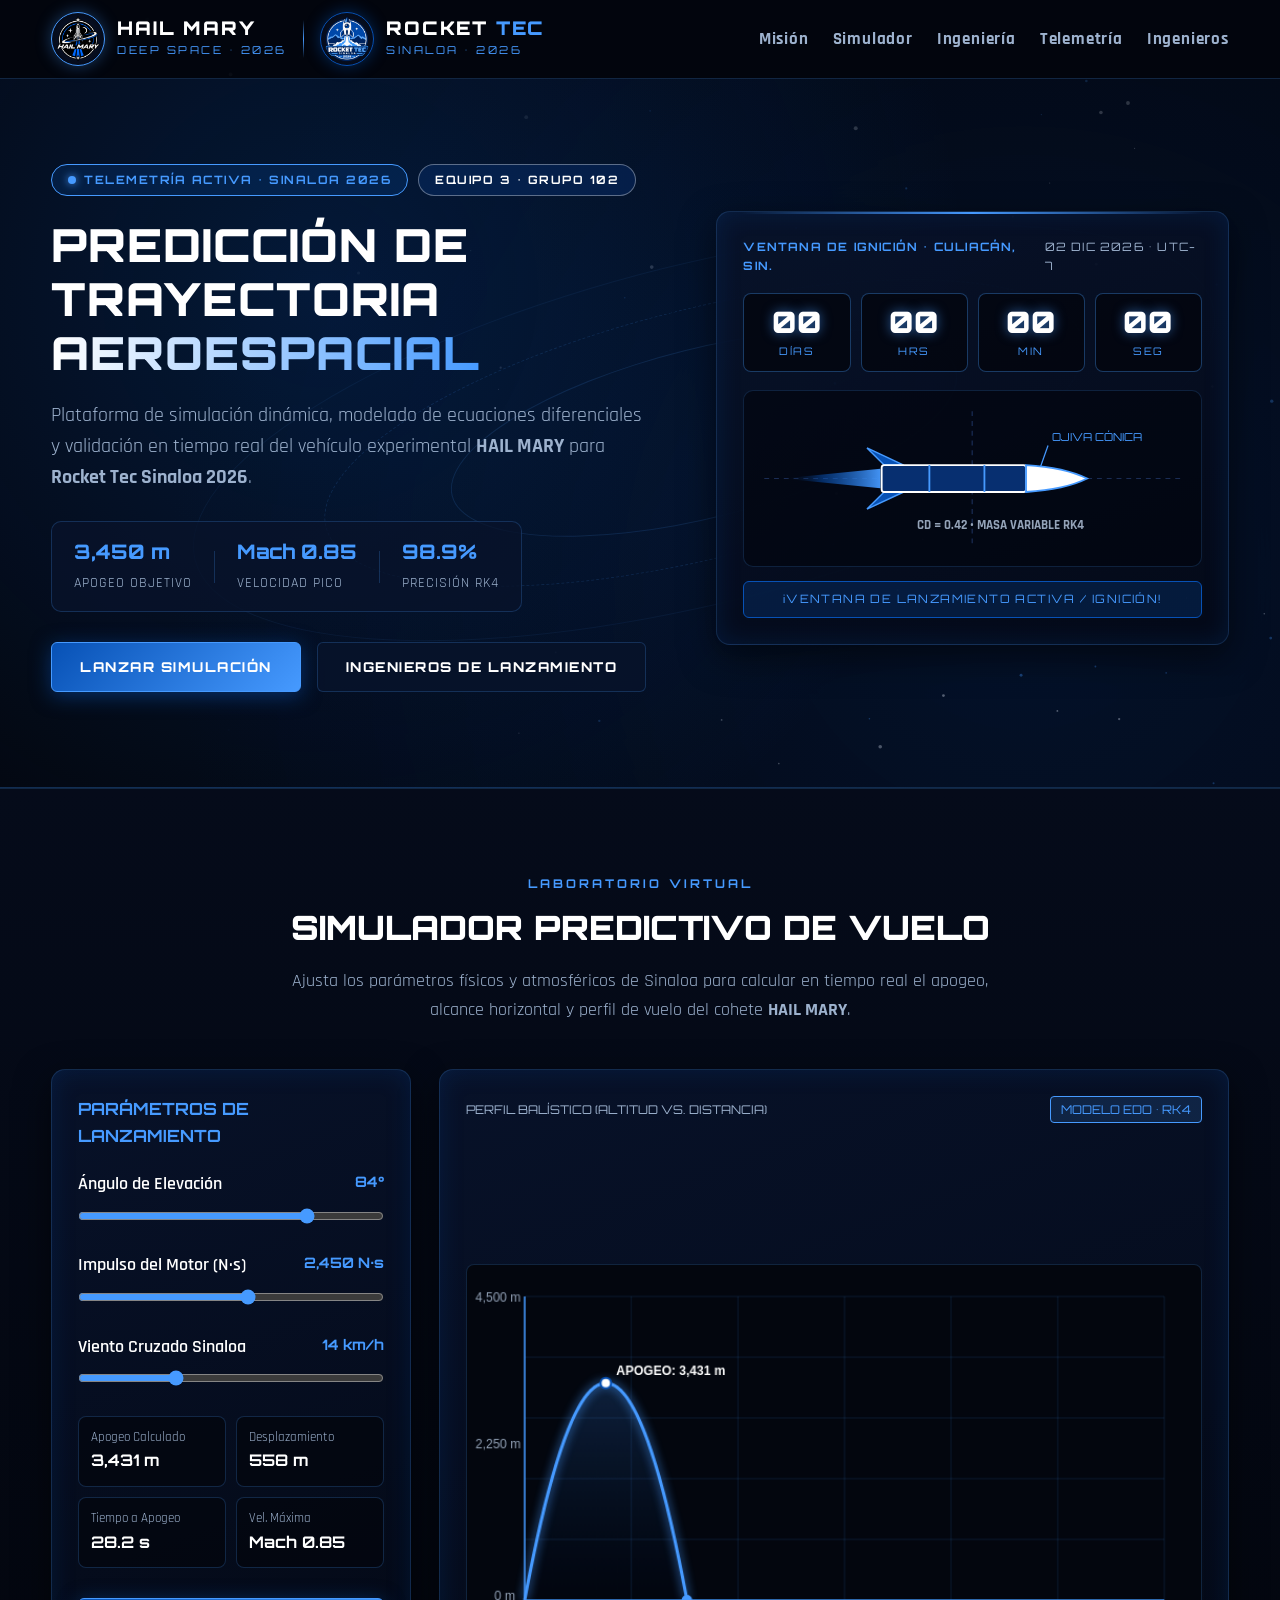
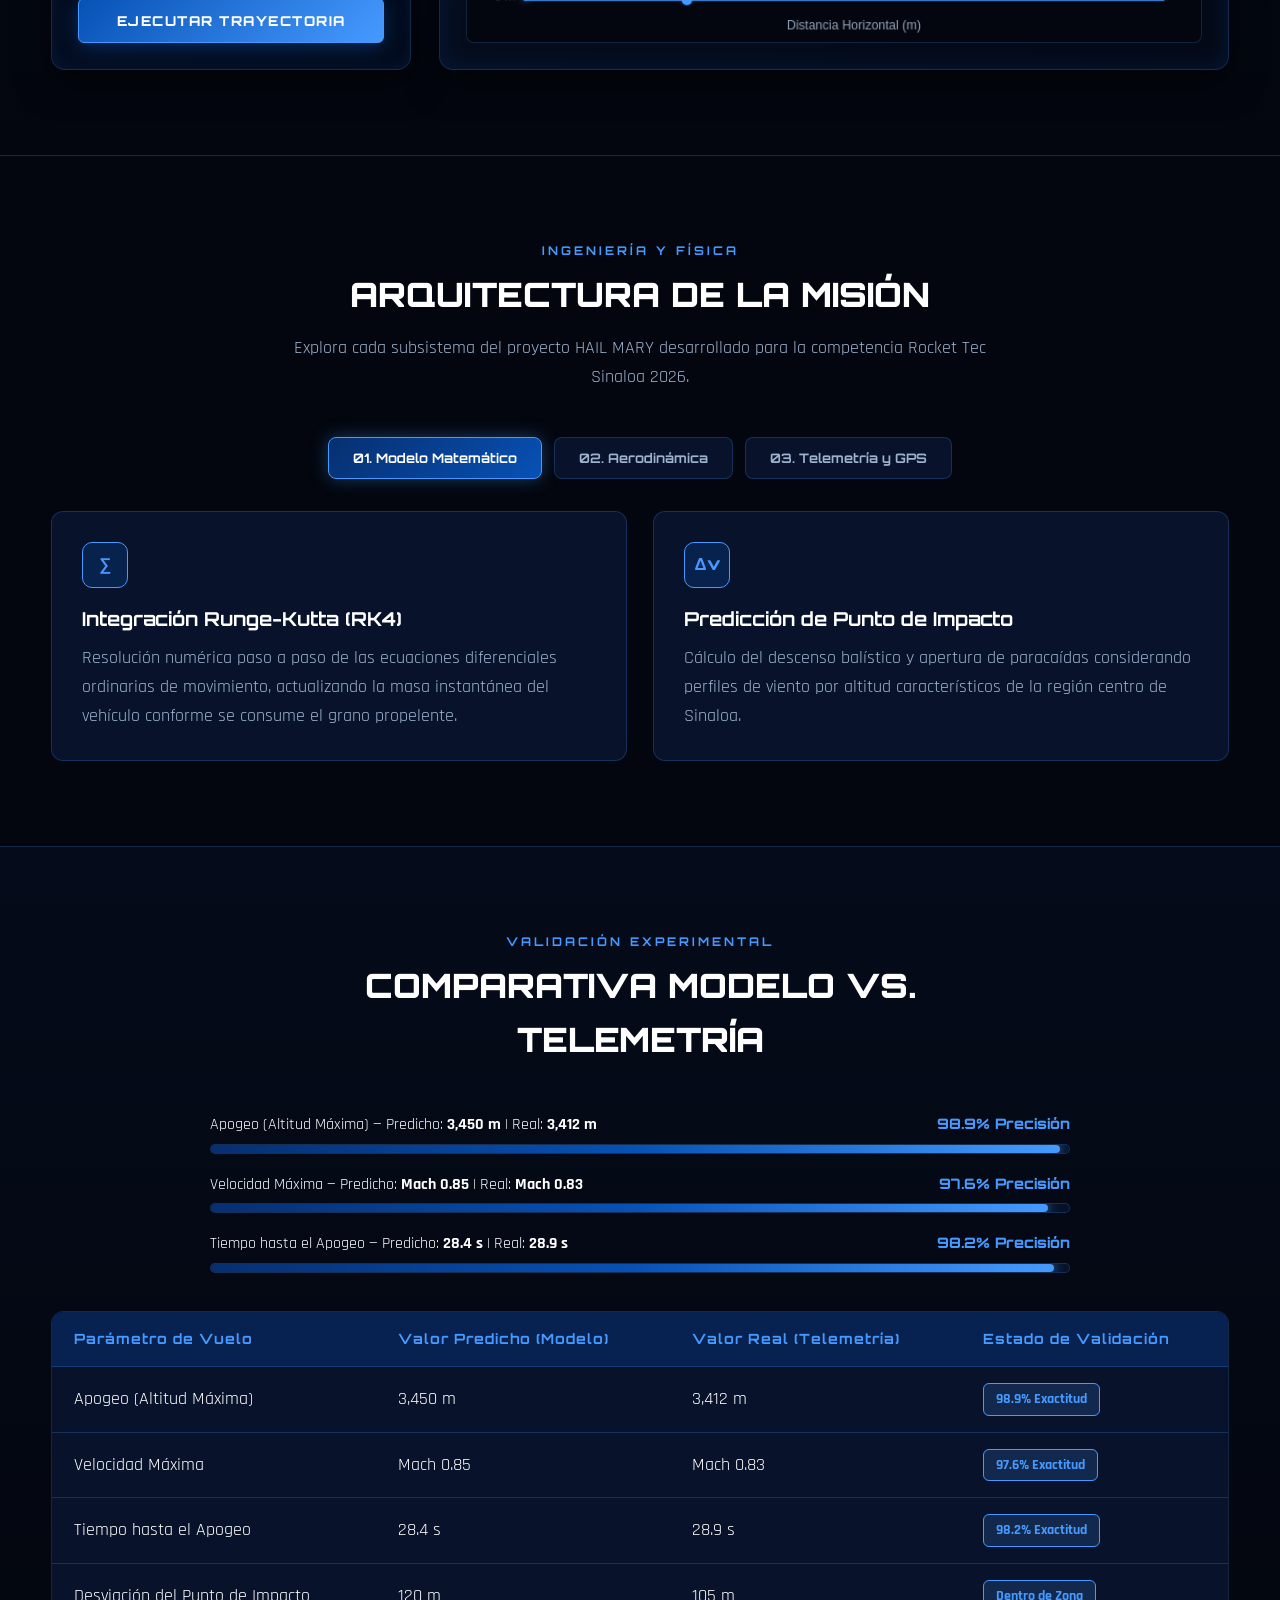
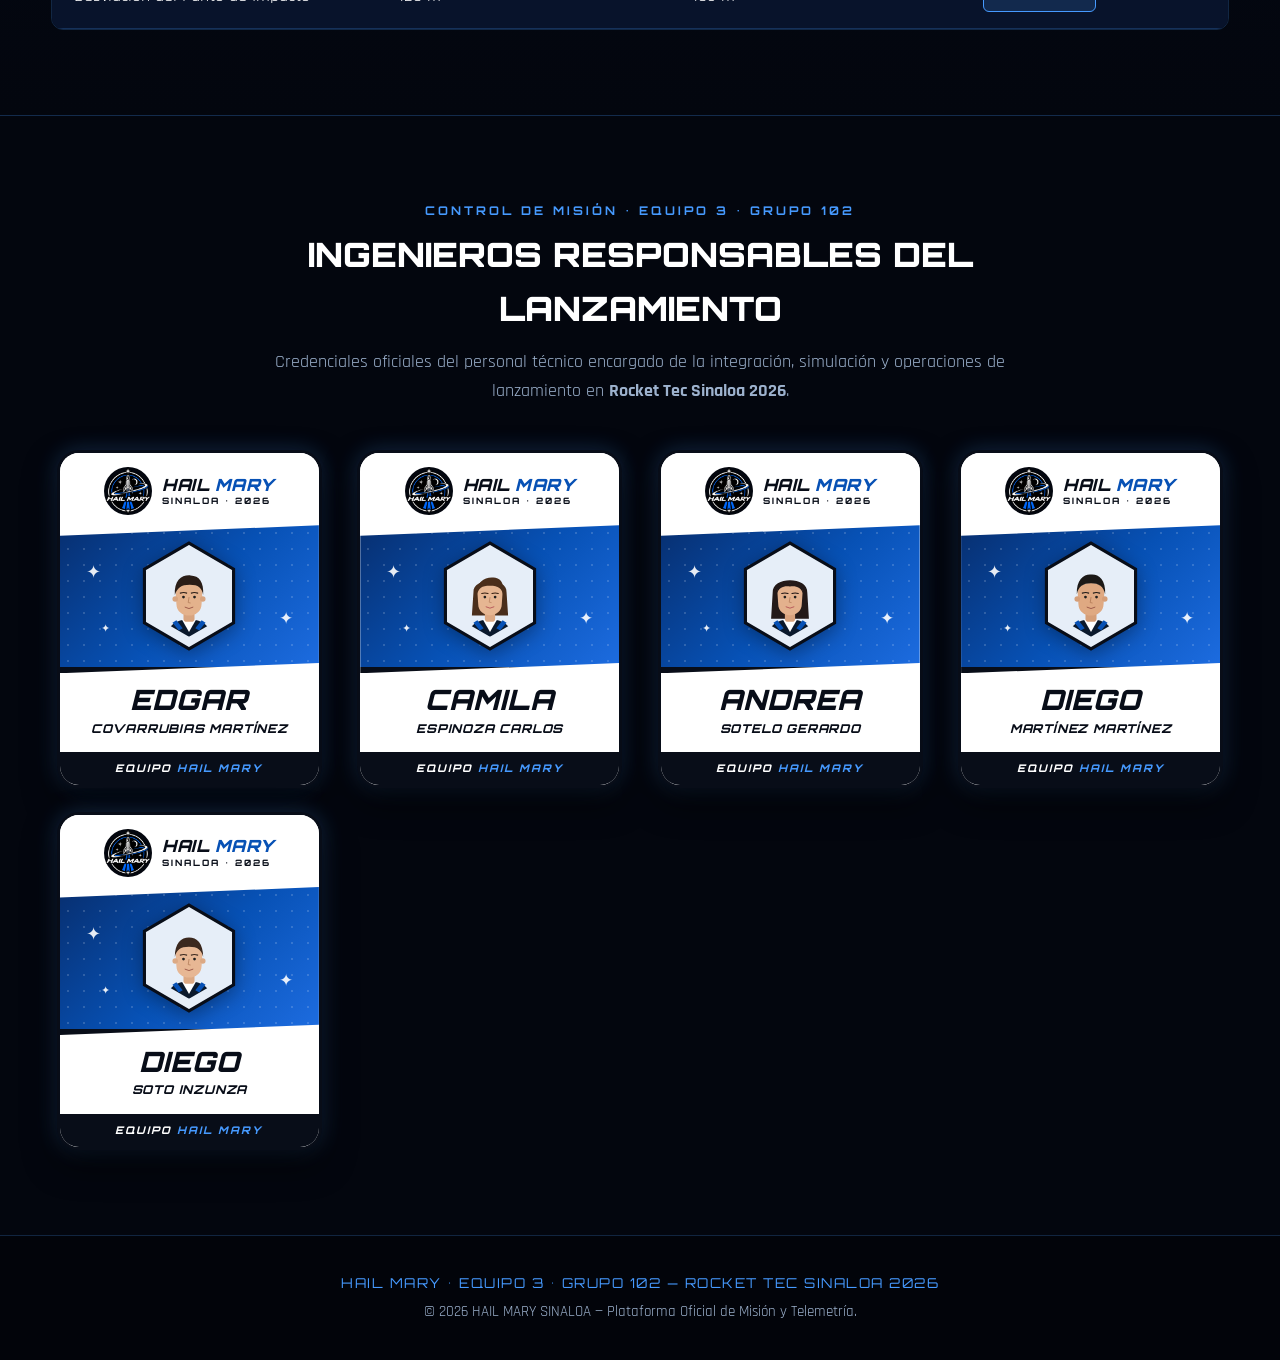
<file: index.html>
<!DOCTYPE html>
<html lang="es">
<head>
    <meta charset="UTF-8">
    <meta name="viewport" content="width=device-width, initial-scale=1.0">
    <title>HAIL MARY | Misión Espacial Sinaloa 2026</title>
    <link rel="stylesheet" href="styles.css">
    <link rel="preconnect" href="https://fonts.googleapis.com">
    <link rel="preconnect" href="https://fonts.gstatic.com" crossorigin>
    <link href="https://fonts.googleapis.com/css2?family=Orbitron:wght@600;800;900&family=Rajdhani:ital,wght@0,500;0,600;0,700;1,700;1,800&display=swap" rel="stylesheet">
</head>
<body>
    <!-- FONDO ESPACIAL INTERACTIVO DE PARTÍCULAS Y ÓRBITAS -->
    <canvas id="starfield-canvas" aria-hidden="true"></canvas>

    <!-- BARRA DE NAVEGACIÓN CON EMBLEMAS DUALES OFICIALES -->
    <header class="navbar">
        <div class="container nav-container">
            <div class="brand-group">
                <!-- Emblema Oficial HAIL MARY -->
                <a href="#inicio" class="brand" title="HAIL MARY Deep Space Mission 2026">
                    <div class="emblem-ring">
                        <img src="hail_mary_logo.png" alt="Logo Oficial HAIL MARY" class="emblem-img" onerror="this.style.display='none'; this.nextElementSibling.style.display='block';">
                        <svg viewBox="0 0 120 120" class="emblem-fallback" style="display:none;">
                            <circle cx="60" cy="60" r="54" fill="#03060E" stroke="#FFFFFF" stroke-width="2.5"/>
                            <circle cx="60" cy="60" r="49" fill="none" stroke="#0751B5" stroke-width="1.5"/>
                            <path d="M35 38 L37 43 L42 45 L37 47 L35 52 L33 47 L28 45 L33 43 Z" fill="#FFFFFF"/>
                            <path d="M84 68 L85.5 71 L88.5 72.5 L85.5 74 L84 77 L82.5 74 L79.5 72.5 L82.5 71 Z" fill="#FFFFFF"/>
                            <path d="M76 32 A10 10 0 1 1 72 48 A8 8 0 1 0 76 32 Z" fill="#FFFFFF"/>
                            <polygon points="56,66 50,108 58,108" fill="#0751B5"/>
                            <polygon points="60,66 58,112 62,112" fill="#469AFF"/>
                            <polygon points="64,66 62,108 70,108" fill="#0751B5"/>
                            <path d="M60 18 L67 34 L67 64 L53 64 L53 34 Z" fill="#FFFFFF" stroke="#03060E" stroke-width="1.5"/>
                            <path d="M53 50 L45 66 L53 62 Z" fill="#469AFF" stroke="#FFFFFF" stroke-width="1"/>
                            <path d="M67 50 L75 66 L67 62 Z" fill="#469AFF" stroke="#FFFFFF" stroke-width="1"/>
                            <ellipse cx="60" cy="58" rx="48" ry="13" fill="none" stroke="#469AFF" stroke-width="3" transform="rotate(-14 60 58)"/>
                            <text x="60" y="81" text-anchor="middle" fill="#FFFFFF" font-family="Orbitron, sans-serif" font-weight="900" font-size="13" letter-spacing="1" stroke="#03060E" stroke-width="3" paint-order="stroke">HAIL MARY</text>
                        </svg>
                    </div>
                    <div class="brand-text">
                        <span class="brand-title">HAIL MARY</span>
                        <span class="brand-sub">DEEP SPACE • 2026</span>
                    </div>
                </a>

                <div class="brand-divider"></div>

                <!-- Emblema Oficial ROCKET TEC SINALOA 2026 -->
                <div class="partner-badge" title="Rocket Tec Sinaloa 2026">
                    <div class="emblem-ring partner-ring">
                        <img src="rocket_tec_logo.png" alt="Rocket Tec Sinaloa 2026" class="emblem-img">
                    </div>
                    <div class="partner-text">
                        <span class="partner-title">ROCKET <span class="sky-accent">TEC</span></span>
                        <span class="partner-sub">SINALOA • 2026</span>
                    </div>
                </div>
            </div>

            <nav class="nav-links">
                <a href="#inicio">Misión</a>
                <a href="#simulador">Simulador</a>
                <a href="#arquitectura">Ingeniería</a>
                <a href="#telemetria">Telemetría</a>
                <a href="#ingenieros">Ingenieros</a>
            </nav>
        </div>
    </header>

    <!-- HERO SECTION: PANEL DE CONTROL DE MISIÓN -->
    <section id="inicio" class="hero">
        <div class="orbital-rings" aria-hidden="true">
            <div class="ring ring-1"></div>
            <div class="ring ring-2"></div>
            <div class="ring ring-3"></div>
        </div>

        <div class="container hero-grid">
            <div class="hero-left">
                <div class="badge-group">
                    <span class="badge"><span class="pulse-dot"></span> TELEMETRÍA ACTIVA • SINALOA 2026</span>
                    <span class="badge badge-team">EQUIPO 3 • GRUPO 102</span>
                </div>
                <h1 class="hero-title">
                    Predicción de Trayectoria <span class="text-gradient">Aeroespacial</span>
                </h1>
                <p class="hero-subtitle">
                    Plataforma de simulación dinámica, modelado de ecuaciones diferenciales y validación en tiempo real del vehículo experimental <strong>HAIL MARY</strong> para <strong>Rocket Tec Sinaloa 2026</strong>.
                </p>

                <!-- INDICADORES RÁPIDOS DE MISIÓN -->
                <div class="kpi-strip">
                    <div class="kpi-item">
                        <span class="kpi-num">3,450 m</span>
                        <span class="kpi-lbl">Apogeo Objetivo</span>
                    </div>
                    <div class="kpi-sep"></div>
                    <div class="kpi-item">
                        <span class="kpi-num">Mach 0.85</span>
                        <span class="kpi-lbl">Velocidad Pico</span>
                    </div>
                    <div class="kpi-sep"></div>
                    <div class="kpi-item">
                        <span class="kpi-num">98.9%</span>
                        <span class="kpi-lbl">Precisión RK4</span>
                    </div>
                </div>

                <div class="hero-actions">
                    <a href="#simulador" class="btn btn-primary">Lanzar Simulación</a>
                    <a href="#ingenieros" class="btn btn-secondary">Ingenieros de Lanzamiento</a>
                </div>
            </div>

            <!-- TARJETA HUD DERECHA: CUENTA REGRESIVA + ESQUEMA DEL COHETE -->
            <div class="hero-right">
                <div class="hud-card">
                    <div class="hud-header">
                        <span class="hud-tag">VENTANA DE IGNICIÓN • CULIACÁN, SIN.</span>
                        <span class="hud-date">02 DIC 2026 • UTC-7</span>
                    </div>

                    <div class="countdown-grid" id="countdown">
                        <div class="time-box">
                            <span class="time-val" id="days">00</span>
                            <span class="time-label">DÍAS</span>
                        </div>
                        <div class="time-box">
                            <span class="time-val" id="hours">00</span>
                            <span class="time-label">HRS</span>
                        </div>
                        <div class="time-box">
                            <span class="time-val" id="minutes">00</span>
                            <span class="time-label">MIN</span>
                        </div>
                        <div class="time-box">
                            <span class="time-val" id="seconds">00</span>
                            <span class="time-label">SEG</span>
                        </div>
                    </div>

                    <!-- VECTOR ANIMADO DEL COHETE HAIL MARY -->
                    <div class="rocket-telemetry-preview">
                        <svg viewBox="0 0 360 130" class="rocket-blueprint">
                            <defs>
                                <linearGradient id="thrusterGrad" x1="1" y1="0.5" x2="0" y2="0.5">
                                    <stop offset="0%" stop-color="#469AFF" stop-opacity="0.95"/>
                                    <stop offset="60%" stop-color="#0751B5" stop-opacity="0.5"/>
                                    <stop offset="100%" stop-color="#03060E" stop-opacity="0"/>
                                </linearGradient>
                            </defs>
                            <line x1="10" y1="65" x2="350" y2="65" stroke="#1a2c54" stroke-dasharray="4 4" stroke-width="1"/>
                            <line x1="180" y1="10" x2="180" y2="120" stroke="#1a2c54" stroke-dasharray="4 4" stroke-width="1"/>
                            <polygon points="105,57 25,65 105,73" fill="url(#thrusterGrad)" class="thruster-flame"/>
                            <g class="rocket-body-anim">
                                <polygon points="108,54 94,40 124,54" fill="#0751B5" stroke="#469AFF" stroke-width="1.2"/>
                                <polygon points="108,76 94,90 124,76" fill="#0751B5" stroke="#469AFF" stroke-width="1.2"/>
                                <rect x="106" y="54" width="118" height="22" rx="2" fill="#072F70" stroke="#FFFFFF" stroke-width="1.5"/>
                                <line x1="145" y1="54" x2="145" y2="76" stroke="#469AFF" stroke-width="1.5"/>
                                <line x1="190" y1="54" x2="190" y2="76" stroke="#469AFF" stroke-width="1.5"/>
                                <path d="M224 54 Q256 56 274 65 Q256 74 224 76 Z" fill="#FFFFFF" stroke="#469AFF" stroke-width="1.5"/>
                            </g>
                            <text x="245" y="34" fill="#469AFF" font-family="Orbitron" font-size="9">OJIVA CÓNICA</text>
                            <line x1="242" y1="38" x2="236" y2="55" stroke="#469AFF" stroke-width="1"/>
                            <text x="135" y="106" fill="#94a3b8" font-family="Rajdhani" font-size="11" font-weight="700">CD = 0.42 • MASA VARIABLE RK4</text>
                        </svg>
                    </div>

                    <div id="launch-status" class="launch-status">
                        SISTEMAS NOMINALES • LISTO PARA SIMULACIÓN
                    </div>
                </div>
            </div>
        </div>
    </section>

    <!-- SECCIÓN INTERACTIVA: SIMULADOR DE TRAYECTORIA EN VIVO -->
    <section id="simulador" class="section section-dark">
        <div class="container">
            <div class="section-header">
                <span class="section-kicker">LABORATORIO VIRTUAL</span>
                <h2 class="section-title">Simulador Predictivo de Vuelo</h2>
                <p class="section-desc">Ajusta los parámetros físicos y atmosféricos de Sinaloa para calcular en tiempo real el apogeo, alcance horizontal y perfil de vuelo del cohete <strong>HAIL MARY</strong>.</p>
            </div>

            <div class="simulator-layout">
                <div class="sim-controls hud-panel">
                    <h3>Parámetros de Lanzamiento</h3>

                    <div class="control-group">
                        <div class="control-label">
                            <span>Ángulo de Elevación</span>
                            <strong id="val-angle">84°</strong>
                        </div>
                        <input type="range" id="input-angle" min="65" max="90" value="84">
                    </div>

                    <div class="control-group">
                        <div class="control-label">
                            <span>Impulso del Motor (N·s)</span>
                            <strong id="val-impulse">2,450 N·s</strong>
                        </div>
                        <input type="range" id="input-impulse" min="1500" max="3200" step="50" value="2450">
                    </div>

                    <div class="control-group">
                        <div class="control-label">
                            <span>Viento Cruzado Sinaloa</span>
                            <strong id="val-wind">14 km/h</strong>
                        </div>
                        <input type="range" id="input-wind" min="0" max="45" value="14">
                    </div>

                    <div class="sim-readouts">
                        <div class="readout-box">
                            <span>Apogeo Calculado</span>
                            <strong id="out-apogee">3,450 m</strong>
                        </div>
                        <div class="readout-box">
                            <span>Desplazamiento</span>
                            <strong id="out-range">412 m</strong>
                        </div>
                        <div class="readout-box">
                            <span>Tiempo a Apogeo</span>
                            <strong id="out-time">28.4 s</strong>
                        </div>
                        <div class="readout-box">
                            <span>Vel. Máxima</span>
                            <strong id="out-mach">Mach 0.85</strong>
                        </div>
                    </div>

                    <button id="btn-run-sim" class="btn btn-primary btn-full">Ejecutar Trayectoria</button>
                </div>

                <div class="sim-viewport hud-panel">
                    <div class="viewport-topbar">
                        <span>PERFIL BALÍSTICO (ALTITUD VS. DISTANCIA)</span>
                        <span class="live-badge">MODELO EDO • RK4</span>
                    </div>
                    <canvas id="trajectory-canvas" width="700" height="360"></canvas>
                </div>
            </div>
        </div>
    </section>

    <!-- ARQUITECTURA DE INGENIERÍA CON PESTAÑAS INTERACTIVAS -->
    <section id="arquitectura" class="section">
        <div class="container">
            <div class="section-header">
                <span class="section-kicker">INGENIERÍA Y FÍSICA</span>
                <h2 class="section-title">Arquitectura de la Misión</h2>
                <p class="section-desc">Explora cada subsistema del proyecto HAIL MARY desarrollado para la competencia Rocket Tec Sinaloa 2026.</p>
            </div>

            <div class="tabs-nav" role="tablist">
                <button class="tab-btn active" data-tab="tab-edo">01. Modelo Matemático</button>
                <button class="tab-btn" data-tab="tab-aero">02. Aerodinámica</button>
                <button class="tab-btn" data-tab="tab-avionics">03. Telemetría y GPS</button>
            </div>

            <div class="tab-content active" id="tab-edo">
                <div class="grid grid-2">
                    <div class="card">
                        <div class="card-icon">∑</div>
                        <h3>Integración Runge-Kutta (RK4)</h3>
                        <p>Resolución numérica paso a paso de las ecuaciones diferenciales ordinarias de movimiento, actualizando la masa instantánea del vehículo conforme se consume el grano propelente.</p>
                    </div>
                    <div class="card">
                        <div class="card-icon">Δv</div>
                        <h3>Predicción de Punto de Impacto</h3>
                        <p>Cálculo del descenso balístico y apertura de paracaídas considerando perfiles de viento por altitud característicos de la región centro de Sinaloa.</p>
                    </div>
                </div>
            </div>

            <div class="tab-content" id="tab-aero">
                <div class="grid grid-2">
                    <div class="card">
                        <div class="card-icon">Cd</div>
                        <h3>Coeficiente de Arrastre Dinámico</h3>
                        <p>Modelado de resistencia aerodinámica en función del número de Mach y la geometría de ojiva ogival para minimizar pérdidas energéticas durante el ascenso supersónico/transónico.</p>
                    </div>
                    <div class="card">
                        <div class="card-icon">CP</div>
                        <h3>Estabilidad Estática (Margen Calibre)</h3>
                        <p>Optimización de la relación entre el Centro de Gravedad (CG) y el Centro de Presión (CP) mediante aletas trapezoidales diseñadas para vuelo rectilíneo estable.</p>
                    </div>
                </div>
            </div>

            <div class="tab-content" id="tab-avionics">
                <div class="grid grid-2">
                    <div class="card">
                        <div class="card-icon">GPS</div>
                        <h3>Adquisición de Datos en Campo</h3>
                        <p>Registro continuo de altitud barométrica, aceleración triaxial (IMU) y coordenadas GPS para contrastar en tiempo real los valores reales frente al modelo teórico.</p>
                    </div>
                    <div class="card">
                        <div class="card-icon">ATM</div>
                        <h3>Variables Atmosféricas Locales</h3>
                        <p>Calibración previa al lanzamiento con densidad del aire, temperatura ambiente, humedad relativa y presión atmosférica en Culiacán, Sinaloa.</p>
                    </div>
                </div>
            </div>
        </div>
    </section>

    <!-- RESULTADOS Y COMPARATIVA DE TELEMETRÍA -->
    <section id="telemetria" class="section section-dark">
        <div class="container">
            <div class="section-header">
                <span class="section-kicker">VALIDACIÓN EXPERIMENTAL</span>
                <h2 class="section-title">Comparativa Modelo vs. Telemetría</h2>
            </div>

            <div class="metrics-bars">
                <div class="metric-row">
                    <div class="metric-info">
                        <span>Apogeo (Altitud Máxima) — Predicho: <strong>3,450 m</strong> | Real: <strong>3,412 m</strong></span>
                        <span class="metric-pct">98.9% Precisión</span>
                    </div>
                    <div class="progress-track"><div class="progress-fill" style="width: 98.9%;"></div></div>
                </div>
                <div class="metric-row">
                    <div class="metric-info">
                        <span>Velocidad Máxima — Predicho: <strong>Mach 0.85</strong> | Real: <strong>Mach 0.83</strong></span>
                        <span class="metric-pct">97.6% Precisión</span>
                    </div>
                    <div class="progress-track"><div class="progress-fill" style="width: 97.6%;"></div></div>
                </div>
                <div class="metric-row">
                    <div class="metric-info">
                        <span>Tiempo hasta el Apogeo — Predicho: <strong>28.4 s</strong> | Real: <strong>28.9 s</strong></span>
                        <span class="metric-pct">98.2% Precisión</span>
                    </div>
                    <div class="progress-track"><div class="progress-fill" style="width: 98.2%;"></div></div>
                </div>
            </div>

            <div class="table-container">
                <table class="data-table">
                    <thead>
                        <tr>
                            <th>Parámetro de Vuelo</th>
                            <th>Valor Predicho (Modelo)</th>
                            <th>Valor Real (Telemetría)</th>
                            <th>Estado de Validación</th>
                        </tr>
                    </thead>
                    <tbody>
                        <tr>
                            <td>Apogeo (Altitud Máxima)</td>
                            <td>3,450 m</td>
                            <td>3,412 m</td>
                            <td><span class="tag tag-success">98.9% Exactitud</span></td>
                        </tr>
                        <tr>
                            <td>Velocidad Máxima</td>
                            <td>Mach 0.85</td>
                            <td>Mach 0.83</td>
                            <td><span class="tag tag-success">97.6% Exactitud</span></td>
                        </tr>
                        <tr>
                            <td>Tiempo hasta el Apogeo</td>
                            <td>28.4 s</td>
                            <td>28.9 s</td>
                            <td><span class="tag tag-success">98.2% Exactitud</span></td>
                        </tr>
                        <tr>
                            <td>Desviación del Punto de Impacto</td>
                            <td>120 m</td>
                            <td>105 m</td>
                            <td><span class="tag tag-success">Dentro de Zona</span></td>
                        </tr>
                    </tbody>
                </table>
            </div>
        </div>
    </section>

    <!-- NUEVO APARTADO: 5 GAFETES OFICIALES DE LOS INGENIEROS RESPONSABLES DEL LANZAMIENTO -->
    <section id="ingenieros" class="section">
        <div class="container">
            <div class="section-header">
                <span class="section-kicker">CONTROL DE MISIÓN • EQUIPO 3 • GRUPO 102</span>
                <h2 class="section-title">Ingenieros Responsables del Lanzamiento</h2>
                <p class="section-desc">Credenciales oficiales del personal técnico encargado de la integración, simulación y operaciones de lanzamiento en <strong>Rocket Tec Sinaloa 2026</strong>.</p>
            </div>

            <div class="badges-grid">
                <!-- GAFETE 1: EDGAR COVARRUBIAS MARTÍNEZ (HOMBRE) -->
                <article class="id-badge-card">
                    <div class="id-badge-top">
                        <div class="id-badge-emblem">
                            <img src="hail_mary_logo.png" alt="HAIL MARY" onerror="this.style.display='none'; this.nextElementSibling.style.display='block';">
                            <svg viewBox="0 0 120 120" style="display:none; width:100%; height:100%;">
                                <circle cx="60" cy="60" r="54" fill="#03060E" stroke="#FFFFFF" stroke-width="3"/>
                                <path d="M60 18 L67 34 L67 64 L53 64 L53 34 Z" fill="#FFFFFF"/>
                                <ellipse cx="60" cy="58" rx="46" ry="12" fill="none" stroke="#469AFF" stroke-width="3.5" transform="rotate(-14 60 58)"/>
                                <text x="60" y="82" text-anchor="middle" fill="#FFFFFF" font-family="Orbitron" font-weight="900" font-size="13">HAIL MARY</text>
                            </svg>
                        </div>
                        <div class="id-badge-brand">
                            <div class="id-brand-name">HAIL <span>MARY</span></div>
                            <div class="id-brand-sub">SINALOA • 2026</div>
                        </div>
                    </div>

                    <div class="id-badge-banner">
                        <span class="star-dec s1">✦</span>
                        <span class="star-dec s2">✦</span>
                        <span class="star-dec s3">✦</span>
                        <div class="hex-avatar-wrap">
                            <svg viewBox="0 0 200 220" class="hex-avatar-svg">
                                <polygon points="100,8 186,58 186,162 100,212 14,162 14,58" fill="#E6EEF8" stroke="#080D18" stroke-width="6"/>
                                <defs>
                                    <clipPath id="hexClip1">
                                        <polygon points="100,12 182,60 182,160 100,208 18,160 18,60"/>
                                    </clipPath>
                                </defs>
                                <!-- Avatar ilustrado masculino (estilo limpio vectorial sin foto) -->
                                <g clip-path="url(#hexClip1)">
                                    <!-- Traje aeroespacial -->
                                    <path d="M42,212 C46,174 72,164 100,164 C128,164 154,174 158,212 Z" fill="#0B192C"/>
                                    <polygon points="82,164 100,196 118,164" fill="#FFFFFF"/>
                                    <path d="M68,166 L84,186 L74,192 L58,172 Z" fill="#0751B5"/>
                                    <path d="M132,166 L116,186 L126,192 L142,172 Z" fill="#0751B5"/>
                                    <!-- Cuello -->
                                    <rect x="86" y="136" width="28" height="34" rx="8" fill="#D8A47F"/>
                                    <!-- Rostro -->
                                    <path d="M66,94 C66,64 134,64 134,94 L132,124 C132,144 116,154 100,154 C84,154 68,144 68,124 Z" fill="#E4B28C"/>
                                    <!-- Orejas -->
                                    <circle cx="65" cy="112" r="7" fill="#D8A47F"/>
                                    <circle cx="135" cy="112" r="7" fill="#D8A47F"/>
                                    <!-- Cabello corto masculino -->
                                    <path d="M64,102 C62,64 82,50 104,52 C126,53 138,68 136,102 C133,84 124,76 102,76 C80,76 70,84 64,102 Z" fill="#2A1D17"/>
                                    <!-- Cejas, ojos, nariz y sonrisa -->
                                    <path d="M78,97 Q87,94 94,97" stroke="#2A1D17" stroke-width="3" fill="none" stroke-linecap="round"/>
                                    <path d="M106,97 Q113,94 122,97" stroke="#2A1D17" stroke-width="3" fill="none" stroke-linecap="round"/>
                                    <circle cx="86" cy="107" r="3.5" fill="#1E1E1E"/>
                                    <circle cx="114" cy="107" r="3.5" fill="#1E1E1E"/>
                                    <path d="M100,108 L98,121 L103,122" stroke="#B8825E" stroke-width="2.2" fill="none" stroke-linecap="round"/>
                                    <path d="M90,133 Q100,140 110,133" stroke="#9E5B4B" stroke-width="2.5" fill="none" stroke-linecap="round"/>
                                </g>
                            </svg>
                        </div>
                    </div>

                    <div class="id-badge-info">
                        <div class="id-first-name">EDGAR</div>
                        <div class="id-last-name">COVARRUBIAS MARTÍNEZ</div>
                    </div>

                    <div class="id-badge-footer">
                        EQUIPO <span>HAIL MARY</span>
                    </div>
                </article>

                <!-- GAFETE 2: CAMILA ESPINOZA CARLOS (MUJER - COMO EN LA FOTO) -->
                <article class="id-badge-card">
                    <div class="id-badge-top">
                        <div class="id-badge-emblem">
                            <img src="hail_mary_logo.png" alt="HAIL MARY" onerror="this.style.display='none'; this.nextElementSibling.style.display='block';">
                            <svg viewBox="0 0 120 120" style="display:none; width:100%; height:100%;">
                                <circle cx="60" cy="60" r="54" fill="#03060E" stroke="#FFFFFF" stroke-width="3"/>
                                <path d="M60 18 L67 34 L67 64 L53 64 L53 34 Z" fill="#FFFFFF"/>
                                <ellipse cx="60" cy="58" rx="46" ry="12" fill="none" stroke="#469AFF" stroke-width="3.5" transform="rotate(-14 60 58)"/>
                                <text x="60" y="82" text-anchor="middle" fill="#FFFFFF" font-family="Orbitron" font-weight="900" font-size="13">HAIL MARY</text>
                            </svg>
                        </div>
                        <div class="id-badge-brand">
                            <div class="id-brand-name">HAIL <span>MARY</span></div>
                            <div class="id-brand-sub">SINALOA • 2026</div>
                        </div>
                    </div>

                    <div class="id-badge-banner">
                        <span class="star-dec s1">✦</span>
                        <span class="star-dec s2">✦</span>
                        <span class="star-dec s3">✦</span>
                        <div class="hex-avatar-wrap">
                            <svg viewBox="0 0 200 220" class="hex-avatar-svg">
                                <polygon points="100,8 186,58 186,162 100,212 14,162 14,58" fill="#E6EEF8" stroke="#080D18" stroke-width="6"/>
                                <defs>
                                    <clipPath id="hexClip2">
                                        <polygon points="100,12 182,60 182,160 100,208 18,160 18,60"/>
                                    </clipPath>
                                </defs>
                                <!-- Avatar femenino idéntico a la referencia (cabello castaño medio) -->
                                <g clip-path="url(#hexClip2)">
                                    <!-- Cabello trasero -->
                                    <path d="M58,95 C56,56 144,56 142,95 L146,154 L54,154 Z" fill="#4A2E1B"/>
                                    <!-- Traje aeroespacial -->
                                    <path d="M42,212 C46,174 72,164 100,164 C128,164 154,174 158,212 Z" fill="#0B192C"/>
                                    <polygon points="82,164 100,196 118,164" fill="#FFFFFF"/>
                                    <path d="M68,166 L84,186 L74,192 L58,172 Z" fill="#0751B5"/>
                                    <path d="M132,166 L116,186 L126,192 L142,172 Z" fill="#0751B5"/>
                                    <!-- Cuello -->
                                    <rect x="87" y="136" width="26" height="34" rx="8" fill="#DDA984"/>
                                    <!-- Rostro -->
                                    <path d="M68,94 C68,66 132,66 132,94 L130,124 C130,143 115,153 100,153 C85,153 70,143 70,124 Z" fill="#E6B692"/>
                                    <!-- Flequillo / cabello frontal -->
                                    <path d="M66,102 C66,64 90,54 114,58 C130,61 136,76 134,104 C130,84 122,78 100,78 C78,78 72,84 66,102 Z" fill="#4A2E1B"/>
                                    <!-- Cejas, ojos, nariz y sonrisa -->
                                    <path d="M79,98 Q87,95 95,98" stroke="#362012" stroke-width="2.6" fill="none" stroke-linecap="round"/>
                                    <path d="M105,98 Q113,95 121,98" stroke="#362012" stroke-width="2.6" fill="none" stroke-linecap="round"/>
                                    <circle cx="87" cy="107" r="3.4" fill="#1E1E1E"/>
                                    <circle cx="113" cy="107" r="3.4" fill="#1E1E1E"/>
                                    <path d="M100,108 L98,120 L103,121" stroke="#BC8764" stroke-width="2" fill="none" stroke-linecap="round"/>
                                    <path d="M90,132 Q100,139 110,132" stroke="#B85C5C" stroke-width="2.5" fill="none" stroke-linecap="round"/>
                                </g>
                            </svg>
                        </div>
                    </div>

                    <div class="id-badge-info">
                        <div class="id-first-name">CAMILA</div>
                        <div class="id-last-name">ESPINOZA CARLOS</div>
                    </div>

                    <div class="id-badge-footer">
                        EQUIPO <span>HAIL MARY</span>
                    </div>
                </article>

                <!-- GAFETE 3: ANDREA SOTELO GERARDO (MUJER) -->
                <article class="id-badge-card">
                    <div class="id-badge-top">
                        <div class="id-badge-emblem">
                            <img src="hail_mary_logo.png" alt="HAIL MARY" onerror="this.style.display='none'; this.nextElementSibling.style.display='block';">
                            <svg viewBox="0 0 120 120" style="display:none; width:100%; height:100%;">
                                <circle cx="60" cy="60" r="54" fill="#03060E" stroke="#FFFFFF" stroke-width="3"/>
                                <path d="M60 18 L67 34 L67 64 L53 64 L53 34 Z" fill="#FFFFFF"/>
                                <ellipse cx="60" cy="58" rx="46" ry="12" fill="none" stroke="#469AFF" stroke-width="3.5" transform="rotate(-14 60 58)"/>
                                <text x="60" y="82" text-anchor="middle" fill="#FFFFFF" font-family="Orbitron" font-weight="900" font-size="13">HAIL MARY</text>
                            </svg>
                        </div>
                        <div class="id-badge-brand">
                            <div class="id-brand-name">HAIL <span>MARY</span></div>
                            <div class="id-brand-sub">SINALOA • 2026</div>
                        </div>
                    </div>

                    <div class="id-badge-banner">
                        <span class="star-dec s1">✦</span>
                        <span class="star-dec s2">✦</span>
                        <span class="star-dec s3">✦</span>
                        <div class="hex-avatar-wrap">
                            <svg viewBox="0 0 200 220" class="hex-avatar-svg">
                                <polygon points="100,8 186,58 186,162 100,212 14,162 14,58" fill="#E6EEF8" stroke="#080D18" stroke-width="6"/>
                                <defs>
                                    <clipPath id="hexClip3">
                                        <polygon points="100,12 182,60 182,160 100,208 18,160 18,60"/>
                                    </clipPath>
                                </defs>
                                <!-- Avatar femenino (cabello oscuro recogido/largo) -->
                                <g clip-path="url(#hexClip3)">
                                    <path d="M56,96 C54,54 146,54 144,96 L148,162 L52,162 Z" fill="#231918"/>
                                    <path d="M42,212 C46,174 72,164 100,164 C128,164 154,174 158,212 Z" fill="#0B192C"/>
                                    <polygon points="82,164 100,196 118,164" fill="#FFFFFF"/>
                                    <path d="M68,166 L84,186 L74,192 L58,172 Z" fill="#0751B5"/>
                                    <path d="M132,166 L116,186 L126,192 L142,172 Z" fill="#0751B5"/>
                                    <rect x="87" y="136" width="26" height="34" rx="8" fill="#D9A37E"/>
                                    <path d="M68,94 C68,66 132,66 132,94 L130,124 C130,143 115,153 100,153 C85,153 70,143 70,124 Z" fill="#E3B18D"/>
                                    <path d="M66,100 C68,66 96,58 100,74 C104,58 132,66 134,100 C128,82 116,78 100,80 C84,78 72,82 66,100 Z" fill="#231918"/>
                                    <path d="M79,98 Q87,95 95,98" stroke="#1E1413" stroke-width="2.6" fill="none" stroke-linecap="round"/>
                                    <path d="M105,98 Q113,95 121,98" stroke="#1E1413" stroke-width="2.6" fill="none" stroke-linecap="round"/>
                                    <circle cx="87" cy="107" r="3.4" fill="#1E1E1E"/>
                                    <circle cx="113" cy="107" r="3.4" fill="#1E1E1E"/>
                                    <path d="M100,108 L98,120 L103,121" stroke="#B6805E" stroke-width="2" fill="none" stroke-linecap="round"/>
                                    <path d="M90,132 Q100,139 110,132" stroke="#B85C5C" stroke-width="2.5" fill="none" stroke-linecap="round"/>
                                </g>
                            </svg>
                        </div>
                    </div>

                    <div class="id-badge-info">
                        <div class="id-first-name">ANDREA</div>
                        <div class="id-last-name">SOTELO GERARDO</div>
                    </div>

                    <div class="id-badge-footer">
                        EQUIPO <span>HAIL MARY</span>
                    </div>
                </article>

                <!-- GAFETE 4: DIEGO MARTÍNEZ MARTÍNEZ (HOMBRE) -->
                <article class="id-badge-card">
                    <div class="id-badge-top">
                        <div class="id-badge-emblem">
                            <img src="hail_mary_logo.png" alt="HAIL MARY" onerror="this.style.display='none'; this.nextElementSibling.style.display='block';">
                            <svg viewBox="0 0 120 120" style="display:none; width:100%; height:100%;">
                                <circle cx="60" cy="60" r="54" fill="#03060E" stroke="#FFFFFF" stroke-width="3"/>
                                <path d="M60 18 L67 34 L67 64 L53 64 L53 34 Z" fill="#FFFFFF"/>
                                <ellipse cx="60" cy="58" rx="46" ry="12" fill="none" stroke="#469AFF" stroke-width="3.5" transform="rotate(-14 60 58)"/>
                                <text x="60" y="82" text-anchor="middle" fill="#FFFFFF" font-family="Orbitron" font-weight="900" font-size="13">HAIL MARY</text>
                            </svg>
                        </div>
                        <div class="id-badge-brand">
                            <div class="id-brand-name">HAIL <span>MARY</span></div>
                            <div class="id-brand-sub">SINALOA • 2026</div>
                        </div>
                    </div>

                    <div class="id-badge-banner">
                        <span class="star-dec s1">✦</span>
                        <span class="star-dec s2">✦</span>
                        <span class="star-dec s3">✦</span>
                        <div class="hex-avatar-wrap">
                            <svg viewBox="0 0 200 220" class="hex-avatar-svg">
                                <polygon points="100,8 186,58 186,162 100,212 14,162 14,58" fill="#E6EEF8" stroke="#080D18" stroke-width="6"/>
                                <defs>
                                    <clipPath id="hexClip4">
                                        <polygon points="100,12 182,60 182,160 100,208 18,160 18,60"/>
                                    </clipPath>
                                </defs>
                                <!-- Avatar masculino 2 -->
                                <g clip-path="url(#hexClip4)">
                                    <path d="M42,212 C46,174 72,164 100,164 C128,164 154,174 158,212 Z" fill="#0B192C"/>
                                    <polygon points="82,164 100,196 118,164" fill="#FFFFFF"/>
                                    <path d="M68,166 L84,186 L74,192 L58,172 Z" fill="#0751B5"/>
                                    <path d="M132,166 L116,186 L126,192 L142,172 Z" fill="#0751B5"/>
                                    <rect x="86" y="136" width="28" height="34" rx="8" fill="#D59E78"/>
                                    <path d="M66,94 C66,64 134,64 134,94 L132,124 C132,144 116,154 100,154 C84,154 68,144 68,124 Z" fill="#DFA982"/>
                                    <circle cx="65" cy="112" r="7" fill="#D59E78"/>
                                    <circle cx="135" cy="112" r="7" fill="#D59E78"/>
                                    <!-- Cabello con volumen superior -->
                                    <path d="M64,100 C62,62 84,48 100,50 C118,48 138,62 136,100 C132,80 120,72 100,72 C80,72 68,80 64,100 Z" fill="#1C1917"/>
                                    <path d="M78,97 Q87,94 94,97" stroke="#1C1917" stroke-width="3" fill="none" stroke-linecap="round"/>
                                    <path d="M106,97 Q113,94 122,97" stroke="#1C1917" stroke-width="3" fill="none" stroke-linecap="round"/>
                                    <circle cx="86" cy="107" r="3.5" fill="#1E1E1E"/>
                                    <circle cx="114" cy="107" r="3.5" fill="#1E1E1E"/>
                                    <path d="M100,108 L98,121 L103,122" stroke="#B47C58" stroke-width="2.2" fill="none" stroke-linecap="round"/>
                                    <path d="M90,133 Q100,140 110,133" stroke="#9E5B4B" stroke-width="2.5" fill="none" stroke-linecap="round"/>
                                </g>
                            </svg>
                        </div>
                    </div>

                    <div class="id-badge-info">
                        <div class="id-first-name">DIEGO</div>
                        <div class="id-last-name">MARTÍNEZ MARTÍNEZ</div>
                    </div>

                    <div class="id-badge-footer">
                        EQUIPO <span>HAIL MARY</span>
                    </div>
                </article>

                <!-- GAFETE 5: DIEGO SOTO INZUNZA (HOMBRE) -->
                <article class="id-badge-card">
                    <div class="id-badge-top">
                        <div class="id-badge-emblem">
                            <img src="hail_mary_logo.png" alt="HAIL MARY" onerror="this.style.display='none'; this.nextElementSibling.style.display='block';">
                            <svg viewBox="0 0 120 120" style="display:none; width:100%; height:100%;">
                                <circle cx="60" cy="60" r="54" fill="#03060E" stroke="#FFFFFF" stroke-width="3"/>
                                <path d="M60 18 L67 34 L67 64 L53 64 L53 34 Z" fill="#FFFFFF"/>
                                <ellipse cx="60" cy="58" rx="46" ry="12" fill="none" stroke="#469AFF" stroke-width="3.5" transform="rotate(-14 60 58)"/>
                                <text x="60" y="82" text-anchor="middle" fill="#FFFFFF" font-family="Orbitron" font-weight="900" font-size="13">HAIL MARY</text>
                            </svg>
                        </div>
                        <div class="id-badge-brand">
                            <div class="id-brand-name">HAIL <span>MARY</span></div>
                            <div class="id-brand-sub">SINALOA • 2026</div>
                        </div>
                    </div>

                    <div class="id-badge-banner">
                        <span class="star-dec s1">✦</span>
                        <span class="star-dec s2">✦</span>
                        <span class="star-dec s3">✦</span>
                        <div class="hex-avatar-wrap">
                            <svg viewBox="0 0 200 220" class="hex-avatar-svg">
                                <polygon points="100,8 186,58 186,162 100,212 14,162 14,58" fill="#E6EEF8" stroke="#080D18" stroke-width="6"/>
                                <defs>
                                    <clipPath id="hexClip5">
                                        <polygon points="100,12 182,60 182,160 100,208 18,160 18,60"/>
                                    </clipPath>
                                </defs>
                                <!-- Avatar masculino 3 -->
                                <g clip-path="url(#hexClip5)">
                                    <path d="M42,212 C46,174 72,164 100,164 C128,164 154,174 158,212 Z" fill="#0B192C"/>
                                    <polygon points="82,164 100,196 118,164" fill="#FFFFFF"/>
                                    <path d="M68,166 L84,186 L74,192 L58,172 Z" fill="#0751B5"/>
                                    <path d="M132,166 L116,186 L126,192 L142,172 Z" fill="#0751B5"/>
                                    <rect x="86" y="136" width="28" height="34" rx="8" fill="#DCA984"/>
                                    <path d="M66,94 C66,64 134,64 134,94 L132,124 C132,144 116,154 100,154 C84,154 68,144 68,124 Z" fill="#E7B794"/>
                                    <circle cx="65" cy="112" r="7" fill="#DCA984"/>
                                    <circle cx="135" cy="112" r="7" fill="#DCA984"/>
                                    <!-- Cabello castaño corto -->
                                    <path d="M64,102 C64,66 80,52 100,52 C120,52 136,66 136,102 C132,84 122,76 100,76 C78,76 68,84 64,102 Z" fill="#3B281E"/>
                                    <path d="M78,97 Q87,94 94,97" stroke="#3B281E" stroke-width="3" fill="none" stroke-linecap="round"/>
                                    <path d="M106,97 Q113,94 122,97" stroke="#3B281E" stroke-width="3" fill="none" stroke-linecap="round"/>
                                    <circle cx="86" cy="107" r="3.5" fill="#1E1E1E"/>
                                    <circle cx="114" cy="107" r="3.5" fill="#1E1E1E"/>
                                    <path d="M100,108 L98,121 L103,122" stroke="#B8825E" stroke-width="2.2" fill="none" stroke-linecap="round"/>
                                    <path d="M90,133 Q100,140 110,133" stroke="#9E5B4B" stroke-width="2.5" fill="none" stroke-linecap="round"/>
                                </g>
                            </svg>
                        </div>
                    </div>

                    <div class="id-badge-info">
                        <div class="id-first-name">DIEGO</div>
                        <div class="id-last-name">SOTO INZUNZA</div>
                    </div>

                    <div class="id-badge-footer">
                        EQUIPO <span>HAIL MARY</span>
                    </div>
                </article>
            </div>
        </div>
    </section>

    <footer class="footer">
        <div class="container footer-content">
            <p class="footer-team">HAIL MARY • EQUIPO 3 • GRUPO 102 — ROCKET TEC SINALOA 2026</p>
            <p>&copy; 2026 HAIL MARY SINALOA — Plataforma Oficial de Misión y Telemetría.</p>
        </div>
    </footer>

    <script>
        // 1. CUENTA REGRESIVA EN VIVO (2 DE DICIEMBRE 2026, CULIACÁN UTC-7)
        const targetDate = new Date("2026-12-02T00:00:00-07:00").getTime();
        function updateCountdown() {
            const now = new Date().getTime();
            const distance = targetDate - now;
            if (distance < 0) {
                ["days","hours","minutes","seconds"].forEach(id => document.getElementById(id).innerText = "00");
                const st = document.getElementById("launch-status");
                st.innerText = "¡VENTANA DE LANZAMIENTO ACTIVA / IGNICIÓN!";
                st.classList.add("launched");
                return;
            }
            document.getElementById("days").innerText = String(Math.floor(distance / 86400000)).padStart(2, '0');
            document.getElementById("hours").innerText = String(Math.floor((distance % 86400000) / 3600000)).padStart(2, '0');
            document.getElementById("minutes").innerText = String(Math.floor((distance % 3600000) / 60000)).padStart(2, '0');
            document.getElementById("seconds").innerText = String(Math.floor((distance % 60000) / 1000)).padStart(2, '0');
        }
        updateCountdown();
        setInterval(updateCountdown, 1000);

        // 2. FONDO DE ESTRELLAS SUTIL
        const starCanvas = document.getElementById("starfield-canvas");
        const sCtx = starCanvas.getContext("2d");
        let stars = [];
        function resizeStarfield() {
            starCanvas.width = window.innerWidth;
            starCanvas.height = window.innerHeight;
            stars = Array.from({ length: 75 }, () => ({
                x: Math.random() * starCanvas.width,
                y: Math.random() * starCanvas.height,
                r: Math.random() * 1.6 + 0.4,
                speed: Math.random() * 0.25 + 0.05,
                color: Math.random() > 0.35 ? "#FFFFFF" : "#469AFF"
            }));
        }
        function animateStars() {
            sCtx.clearRect(0, 0, starCanvas.width, starCanvas.height);
            for (const s of stars) {
                s.y -= s.speed;
                if (s.y < 0) s.y = starCanvas.height;
                sCtx.beginPath();
                sCtx.arc(s.x, s.y, s.r, 0, Math.PI * 2);
                sCtx.fillStyle = s.color;
                sCtx.globalAlpha = 0.55;
                sCtx.fill();
            }
            requestAnimationFrame(animateStars);
        }
        window.addEventListener("resize", resizeStarfield);
        resizeStarfield();
        animateStars();

        // 3. SIMULADOR INTERACTIVO DE TRAYECTORIA (CANVAS)
        const trajCanvas = document.getElementById("trajectory-canvas");
        const tCtx = trajCanvas.getContext("2d");
        const inAngle = document.getElementById("input-angle");
        const inImpulse = document.getElementById("input-impulse");
        const inWind = document.getElementById("input-wind");

        let animProgress = 1;
        let animFrameId = null;

        function computeTrajectory() {
            const angleDeg = parseFloat(inAngle.value);
            const impulse = parseFloat(inImpulse.value);
            const wind = parseFloat(inWind.value);

            document.getElementById("val-angle").innerText = angleDeg + "°";
            document.getElementById("val-impulse").innerText = impulse.toLocaleString("es-MX") + " N·s";
            document.getElementById("val-wind").innerText = wind + " km/h";

            const rad = (angleDeg * Math.PI) / 180;
            const scaleFactor = impulse / 2450;
            const apogee = Math.round(3450 * Math.pow(scaleFactor, 1.15) * Math.sin(rad));
            const range = Math.max(85, Math.round((3450 * Math.cos(rad) * 1.1) + (wind * 11.5)));
            const timeApogee = (28.4 * Math.pow(scaleFactor, 0.55) * Math.sin(rad)).toFixed(1);
            const mach = (0.85 * Math.pow(scaleFactor, 0.65)).toFixed(2);

            document.getElementById("out-apogee").innerText = apogee.toLocaleString("es-MX") + " m";
            document.getElementById("out-range").innerText = range.toLocaleString("es-MX") + " m";
            document.getElementById("out-time").innerText = timeApogee + " s";
            document.getElementById("out-mach").innerText = "Mach " + mach;

            return { apogee, range };
        }

        function drawTrajectory(progress = 1) {
            const { apogee, range } = computeTrajectory();
            const w = trajCanvas.width;
            const h = trajCanvas.height;
            const padL = 55, padR = 35, padT = 30, padB = 40;
            const plotW = w - padL - padR;
            const plotH = h - padT - padB;

            tCtx.clearRect(0, 0, w, h);

            tCtx.strokeStyle = "rgba(70, 154, 255, 0.14)";
            tCtx.lineWidth = 1;
            for (let i = 0; i <= 5; i++) {
                const y = padT + (plotH / 5) * i;
                tCtx.beginPath();
                tCtx.moveTo(padL, y);
                tCtx.lineTo(w - padR, y);
                tCtx.stroke();
            }
            for (let j = 0; j <= 6; j++) {
                const x = padL + (plotW / 6) * j;
                tCtx.beginPath();
                tCtx.moveTo(x, padT);
                tCtx.lineTo(x, h - padB);
                tCtx.stroke();
            }

            tCtx.strokeStyle = "#469AFF";
            tCtx.lineWidth = 1.5;
            tCtx.beginPath();
            tCtx.moveTo(padL, padT);
            tCtx.lineTo(padL, h - padB);
            tCtx.lineTo(w - padR, h - padB);
            tCtx.stroke();

            tCtx.fillStyle = "#94a3b8";
            tCtx.font = "12px Rajdhani, sans-serif";
            tCtx.fillText("4,500 m", 8, padT + 5);
            tCtx.fillText("2,250 m", 8, padT + plotH / 2);
            tCtx.fillText("0 m", 26, h - padB);
            tCtx.fillText("Distancia Horizontal (m)", padL + plotW / 2 - 55, h - 12);

            const maxAlt = 4800;
            const maxDist = 2200;
            const normH = Math.min(apogee / maxAlt, 0.96);
            const normW = Math.min(Math.max(range / maxDist, 0.18), 0.95);

            const steps = 100;
            const maxStep = Math.floor(steps * progress);

            const grad = tCtx.createLinearGradient(0, padT, 0, h - padB);
            grad.addColorStop(0, "rgba(70, 154, 255, 0.32)");
            grad.addColorStop(1, "rgba(7, 47, 112, 0.02)");

            tCtx.beginPath();
            tCtx.moveTo(padL, h - padB);
            let apexX = padL, apexY = h - padB, lastX = padL, lastY = h - padB;

            for (let i = 0; i <= maxStep; i++) {
                const t = i / steps;
                const px = padL + plotW * normW * t;
                const altRatio = 4 * t * (1 - t);
                const py = (h - padB) - (plotH * normH * altRatio);
                tCtx.lineTo(px, py);
                lastX = px;
                lastY = py;
                if (i === 50) {
                    apexX = px;
                    apexY = py;
                }
            }
            tCtx.lineTo(lastX, h - padB);
            tCtx.closePath();
            tCtx.fillStyle = grad;
            tCtx.fill();

            tCtx.beginPath();
            for (let i = 0; i <= maxStep; i++) {
                const t = i / steps;
                const px = padL + plotW * normW * t;
                const py = (h - padB) - (plotH * normH * (4 * t * (1 - t)));
                if (i === 0) tCtx.moveTo(px, py);
                else tCtx.lineTo(px, py);
            }
            tCtx.strokeStyle = "#469AFF";
            tCtx.lineWidth = 3;
            tCtx.shadowColor = "#469AFF";
            tCtx.shadowBlur = 10;
            tCtx.stroke();
            tCtx.shadowBlur = 0;

            if (maxStep >= 50) {
                tCtx.beginPath();
                tCtx.arc(apexX, apexY, 5, 0, Math.PI * 2);
                tCtx.fillStyle = "#FFFFFF";
                tCtx.fill();
                tCtx.strokeStyle = "#0751B5";
                tCtx.lineWidth = 2;
                tCtx.stroke();

                tCtx.fillStyle = "#FFFFFF";
                tCtx.font = "bold 12px Orbitron, sans-serif";
                tCtx.fillText("APOGEO: " + apogee.toLocaleString("es-MX") + " m", Math.min(apexX + 10, w - 165), Math.max(apexY - 8, 22));
            }

            tCtx.beginPath();
            tCtx.arc(lastX, lastY, 5, 0, Math.PI * 2);
            tCtx.fillStyle = "#469AFF";
            tCtx.fill();
        }

        function triggerSimAnimation() {
            if (animFrameId) cancelAnimationFrame(animFrameId);
            animProgress = 0;
            function step() {
                animProgress += 0.025;
                if (animProgress >= 1) {
                    drawTrajectory(1);
                    return;
                }
                drawTrajectory(animProgress);
                animFrameId = requestAnimationFrame(step);
            }
            step();
        }

        [inAngle, inImpulse, inWind].forEach(el => {
            el.addEventListener("input", () => drawTrajectory(1));
        });
        document.getElementById("btn-run-sim").addEventListener("click", triggerSimAnimation);
        drawTrajectory(1);

        // 4. PESTAÑAS INTERACTIVAS DE ARQUITECTURA
        document.querySelectorAll(".tab-btn").forEach(btn => {
            btn.addEventListener("click", () => {
                document.querySelectorAll(".tab-btn").forEach(b => b.classList.remove("active"));
                document.querySelectorAll(".tab-content").forEach(c => c.classList.remove("active"));
                btn.classList.add("active");
                document.getElementById(btn.dataset.tab).classList.add("active");
            });
        });
    </script>
</body>
</html>
</file>
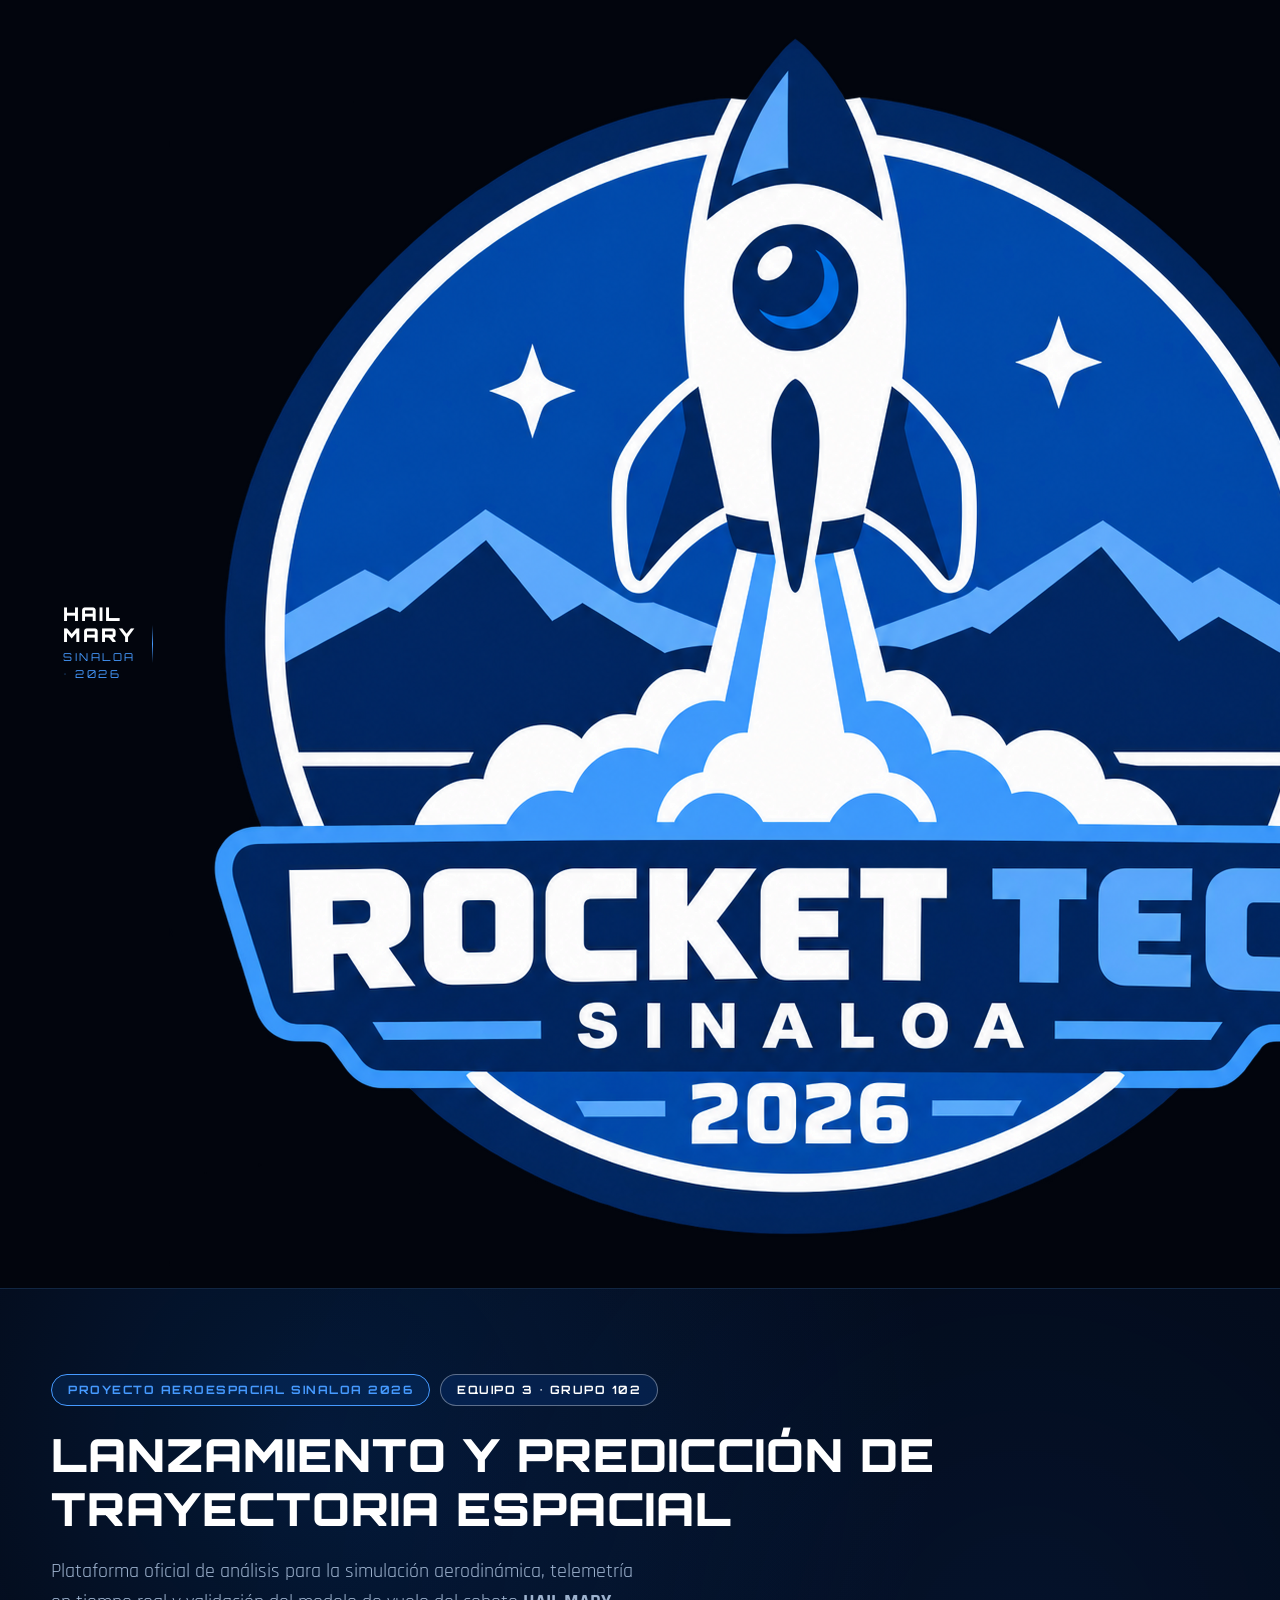
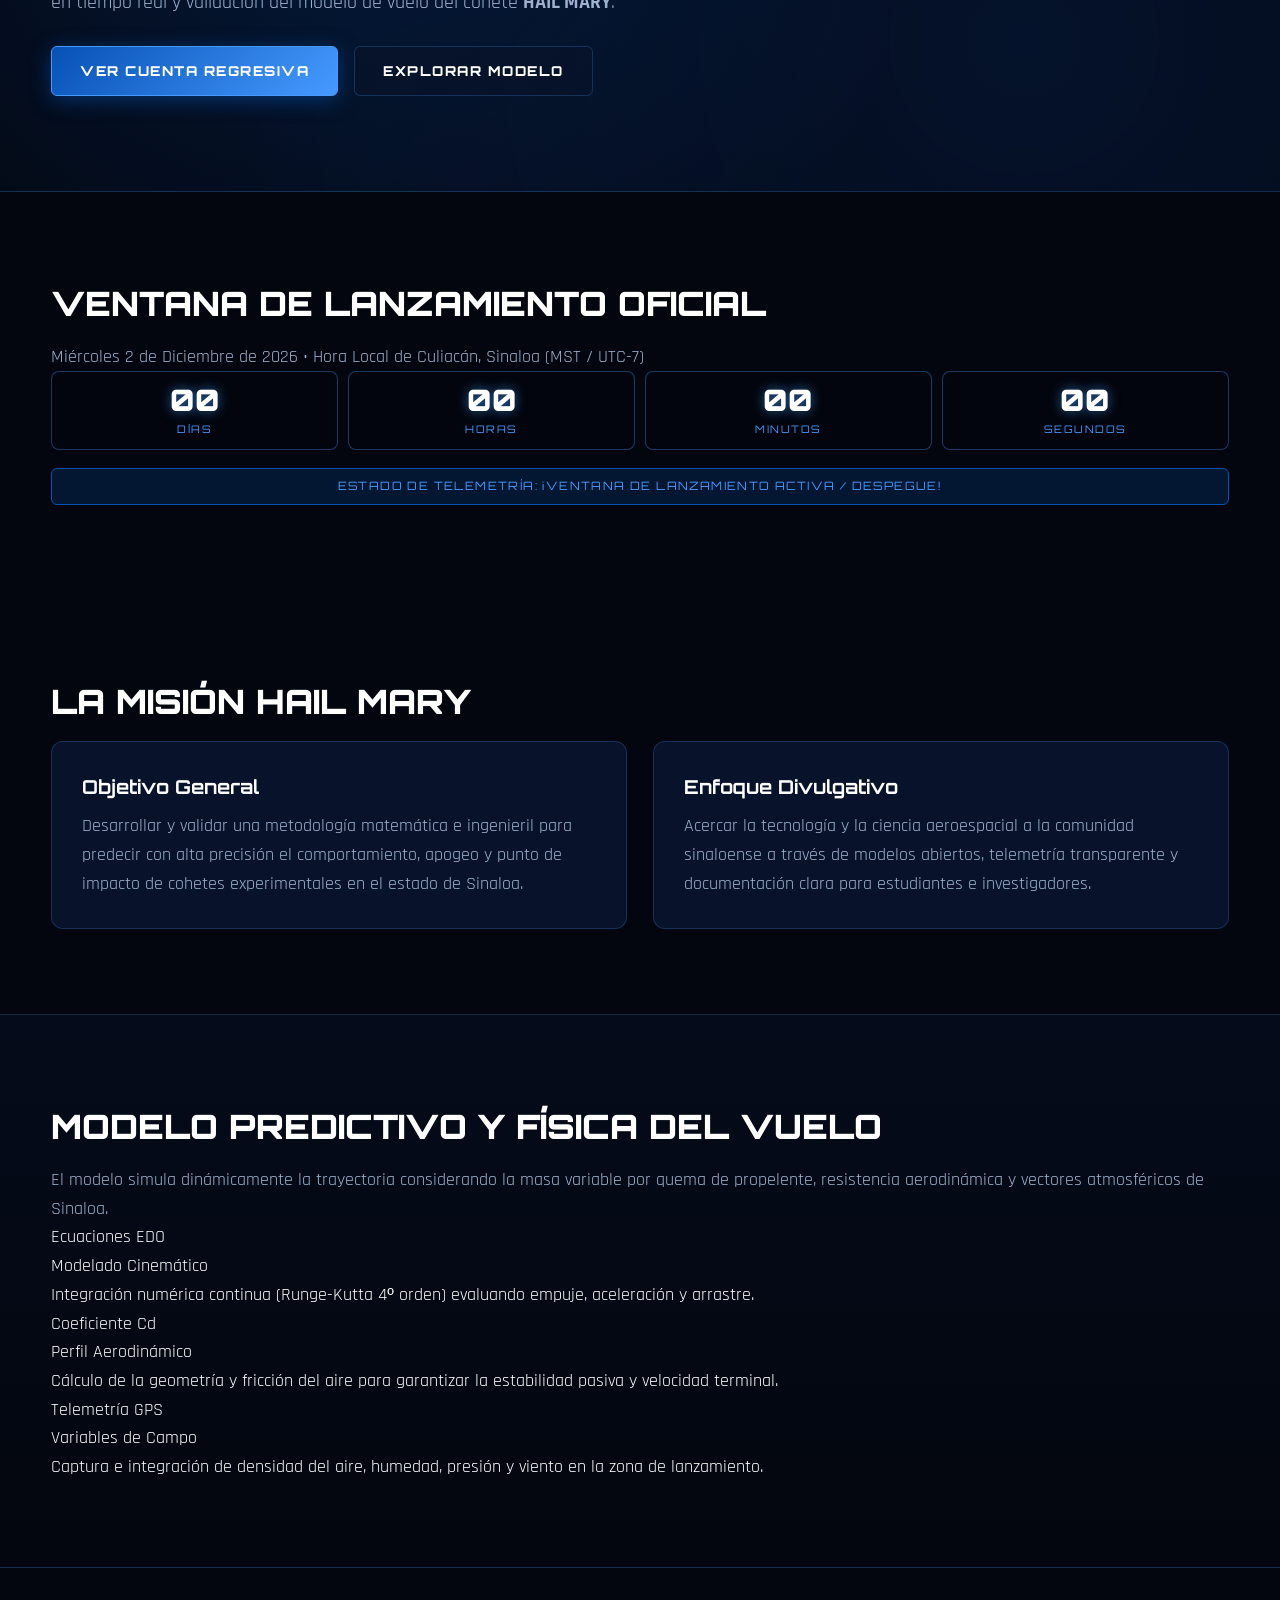
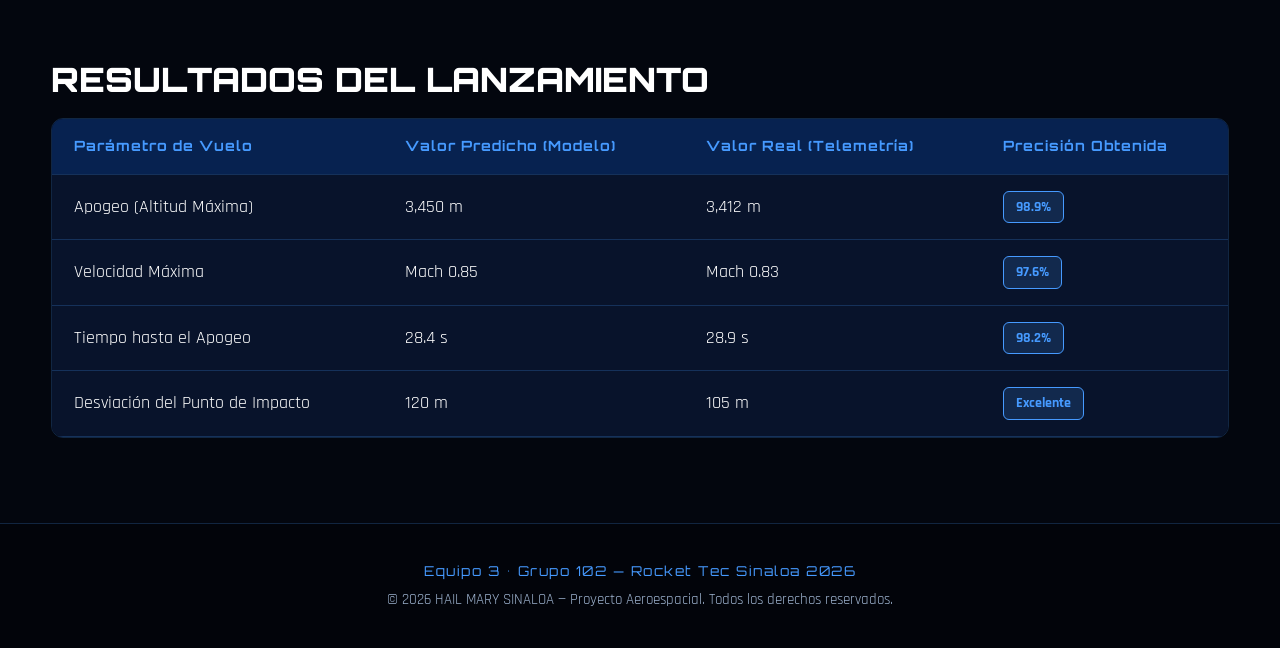
<file: index_html.html>
<!DOCTYPE html>
<html lang="es">
<head>
    <meta charset="UTF-8">
    <meta name="viewport" content="width=device-width, initial-scale=1.0">
    <title>HAIL MARY | Misión Espacial Sinaloa 2026</title>
    <link rel="stylesheet" href="styles.css">
    <link rel="preconnect" href="https://fonts.googleapis.com">
    <link rel="preconnect" href="https://fonts.gstatic.com" crossorigin>
    <link href="https://fonts.googleapis.com/css2?family=Orbitron:wght@600;800;900&family=Rajdhani:wght@500;600;700&display=swap" rel="stylesheet">
</head>
<body>
    <header class="navbar">
        <div class="container nav-container">
            <div class="brand-group">
                <div class="brand">
                    <div class="logo-placeholder" title="Emblema Hail Mary">
                        <svg viewBox="0 0 100 100" class="logo-svg">
                            <circle cx="50" cy="50" r="45" fill="#050914" stroke="#00d2ff" stroke-width="2.5"/>
                            <path d="M50 12 L62 45 L50 40 L38 45 Z" fill="#ffffff" stroke="#0055ff" stroke-width="1.5"/>
                            <path d="M50 40 L50 88" stroke="#00d2ff" stroke-width="4" stroke-linecap="round"/>
                            <ellipse cx="50" cy="52" rx="36" ry="12" fill="none" stroke="#0055ff" stroke-width="2" transform="rotate(-15 50 52)"/>
                        </svg>
                    </div>
                    <div class="brand-text">
                        <span class="brand-title">HAIL MARY</span>
                        <span class="brand-sub">SINALOA • 2026</span>
                    </div>
                </div>
                <div class="brand-divider"></div>
                <div class="partner-logo" title="Rocket Tec Sinaloa 2026">
                    <img src="rocket_tec_logo.png" alt="Rocket Tec Sinaloa 2026" class="partner-img">
                </div>
            </div>
            <nav class="nav-links">
                <a href="#inicio">Inicio</a>
                <a href="#lanzamiento">Cuenta Regresiva</a>
                <a href="#mision">Misión</a>
                <a href="#modelo">Modelo Predictivo</a>
                <a href="#resultados">Resultados</a>
            </nav>
        </div>
    </header>

    <section id="inicio" class="hero">
        <div class="hero-overlay"></div>
        <div class="container hero-content">
            <div class="badge-group">
                <span class="badge">PROYECTO AEROESPACIAL SINALOA 2026</span>
                <span class="badge badge-team">EQUIPO 3 • GRUPO 102</span>
            </div>
            <h1 class="hero-title">Lanzamiento y Predicción de Trayectoria Espacial</h1>
            <p class="hero-subtitle">
                Plataforma oficial de análisis para la simulación aerodinámica, telemetría en tiempo real y validación del modelo de vuelo del cohete <strong>HAIL MARY</strong>.
            </p>
            <div class="hero-actions">
                <a href="#lanzamiento" class="btn btn-primary">Ver Cuenta Regresiva</a>
                <a href="#modelo" class="btn btn-secondary">Explorar Modelo</a>
            </div>
        </div>
    </section>

    <section id="lanzamiento" class="section countdown-section">
        <div class="container">
            <h2 class="section-title">Ventana de Lanzamiento Oficial</h2>
            <p class="section-desc">Miércoles 2 de Diciembre de 2026 • Hora Local de Culiacán, Sinaloa (MST / UTC-7)</p>
            <div class="countdown-grid" id="countdown">
                <div class="time-box">
                    <span class="time-val" id="days">00</span>
                    <span class="time-label">DÍAS</span>
                </div>
                <div class="time-box">
                    <span class="time-val" id="hours">00</span>
                    <span class="time-label">HORAS</span>
                </div>
                <div class="time-box">
                    <span class="time-val" id="minutes">00</span>
                    <span class="time-label">MINUTOS</span>
                </div>
                <div class="time-box">
                    <span class="time-val" id="seconds">00</span>
                    <span class="time-label">SEGUNDOS</span>
                </div>
            </div>
            <div id="launch-status" class="launch-status">ESTADO DE TELEMETRÍA: EN PREPARACIÓN PARA IGNICIÓN</div>
        </div>
    </section>

    <section id="mision" class="section">
        <div class="container">
            <h2 class="section-title">La Misión HAIL MARY</h2>
            <div class="grid grid-2">
                <div class="card">
                    <h3>Objetivo General</h3>
                    <p>Desarrollar y validar una metodología matemática e ingenieril para predecir con alta precisión el comportamiento, apogeo y punto de impacto de cohetes experimentales en el estado de Sinaloa.</p>
                </div>
                <div class="card">
                    <h3>Enfoque Divulgativo</h3>
                    <p>Acercar la tecnología y la ciencia aeroespacial a la comunidad sinaloense a través de modelos abiertos, telemetría transparente y documentación clara para estudiantes e investigadores.</p>
                </div>
            </div>
        </div>
    </section>

    <section id="modelo" class="section section-dark">
        <div class="container">
            <h2 class="section-title">Modelo Predictivo y Física del Vuelo</h2>
            <p class="section-desc">El modelo simula dinámicamente la trayectoria considerando la masa variable por quema de propelente, resistencia aerodinámica y vectores atmosféricos de Sinaloa.</p>
            <div class="grid grid-3">
                <div class="stat-card">
                    <div class="stat-value">Ecuaciones EDO</div>
                    <div class="stat-label">Modelado Cinemático</div>
                    <p>Integración numérica continua (Runge-Kutta 4º orden) evaluando empuje, aceleración y arrastre.</p>
                </div>
                <div class="stat-card">
                    <div class="stat-value">Coeficiente Cd</div>
                    <div class="stat-label">Perfil Aerodinámico</div>
                    <p>Cálculo de la geometría y fricción del aire para garantizar la estabilidad pasiva y velocidad terminal.</p>
                </div>
                <div class="stat-card">
                    <div class="stat-value">Telemetría GPS</div>
                    <div class="stat-label">Variables de Campo</div>
                    <p>Captura e integración de densidad del aire, humedad, presión y viento en la zona de lanzamiento.</p>
                </div>
            </div>
        </div>
    </section>

    <section id="resultados" class="section">
        <div class="container">
            <h2 class="section-title">Resultados del Lanzamiento</h2>
            <div class="table-container">
                <table class="data-table">
                    <thead>
                        <tr>
                            <th>Parámetro de Vuelo</th>
                            <th>Valor Predicho (Modelo)</th>
                            <th>Valor Real (Telemetría)</th>
                            <th>Precisión Obtenida</th>
                        </tr>
                    </thead>
                    <tbody>
                        <tr>
                            <td>Apogeo (Altitud Máxima)</td>
                            <td>3,450 m</td>
                            <td>3,412 m</td>
                            <td><span class="tag tag-success">98.9%</span></td>
                        </tr>
                        <tr>
                            <td>Velocidad Máxima</td>
                            <td>Mach 0.85</td>
                            <td>Mach 0.83</td>
                            <td><span class="tag tag-success">97.6%</span></td>
                        </tr>
                        <tr>
                            <td>Tiempo hasta el Apogeo</td>
                            <td>28.4 s</td>
                            <td>28.9 s</td>
                            <td><span class="tag tag-success">98.2%</span></td>
                        </tr>
                        <tr>
                            <td>Desviación del Punto de Impacto</td>
                            <td>120 m</td>
                            <td>105 m</td>
                            <td><span class="tag tag-success">Excelente</span></td>
                        </tr>
                    </tbody>
                </table>
            </div>
        </div>
    </section>

    <footer class="footer">
        <div class="container footer-content">
            <p class="footer-team">Equipo 3 • Grupo 102 — Rocket Tec Sinaloa 2026</p>
            <p>&copy; 2026 HAIL MARY SINALOA — Proyecto Aeroespacial. Todos los derechos reservados.</p>
        </div>
    </footer>

    <script>
        // Fecha objetivo: Miércoles 2 de diciembre de 2026, 00:00:00 hora de Culiacán, Sinaloa (UTC-7)
        const targetDate = new Date("2026-12-02T00:00:00-07:00").getTime();

        function updateCountdown() {
            const now = new Date().getTime();
            const distance = targetDate - now;

            if (distance < 0) {
                document.getElementById("days").innerText = "00";
                document.getElementById("hours").innerText = "00";
                document.getElementById("minutes").innerText = "00";
                document.getElementById("seconds").innerText = "00";
                document.getElementById("launch-status").innerText = "ESTADO DE TELEMETRÍA: ¡VENTANA DE LANZAMIENTO ACTIVA / DESPEGUE!";
                document.getElementById("launch-status").classList.add("launched");
                return;
            }

            const days = Math.floor(distance / (1000 * 60 * 60 * 24));
            const hours = Math.floor((distance % (1000 * 60 * 60 * 24)) / (1000 * 60 * 60));
            const minutes = Math.floor((distance % (1000 * 60 * 60)) / (1000 * 60));
            const seconds = Math.floor((distance % (1000 * 60)) / 1000);

            document.getElementById("days").innerText = String(days).padStart(2, '0');
            document.getElementById("hours").innerText = String(hours).padStart(2, '0');
            document.getElementById("minutes").innerText = String(minutes).padStart(2, '0');
            document.getElementById("seconds").innerText = String(seconds).padStart(2, '0');
        }

        updateCountdown();
        setInterval(updateCountdown, 1000);
    </script>
</body>
</html>
</file>
<file: styles.css>
/* ==========================================================================
   HAIL MARY & ROCKET TEC SINALOA 2026 — IDENTIDAD VISUAL OFICIAL
   Paleta: Deep Blue (#072F70), Impulsed Blue (#0751B5), Sky Blue (#469AFF), White (#FFFFFF)
   ========================================================================== */

:root {
    --bg-space: #03060E;
    --bg-panel: #060D1F;
    --bg-card: #08132B;
    --deep-blue: #072F70;
    --impulsed-blue: #0751B5;
    --sky-blue: #469AFF;
    --cyan-glow: rgba(70, 154, 255, 0.35);
    --text-white: #FFFFFF;
    --text-muted: #9DB2CE;
    --border-line: rgba(70, 154, 255, 0.22);
    --font-display: 'Orbitron', sans-serif;
    --font-body: 'Rajdhani', sans-serif;
}

* {
    box-sizing: border-box;
    margin: 0;
    padding: 0;
    scroll-behavior: smooth;
}

body {
    background-color: var(--bg-space);
    color: var(--text-white);
    font-family: var(--font-body);
    font-size: 1.12rem;
    line-height: 1.6;
    overflow-x: hidden;
    position: relative;
}

#starfield-canvas {
    position: fixed;
    inset: 0;
    width: 100%;
    height: 100%;
    pointer-events: none;
    z-index: 0;
}

.container {
    width: 92%;
    max-width: 1220px;
    margin: 0 auto;
    position: relative;
    z-index: 2;
}

.sky-accent {
    color: var(--sky-blue);
}

/* ==========================================================================
   NAVBAR CON EMBLEMAS DUALES OFICIALES
   ========================================================================== */
.navbar {
    background: rgba(3, 6, 14, 0.88);
    backdrop-filter: blur(14px);
    border-bottom: 1px solid var(--border-line);
    position: sticky;
    top: 0;
    z-index: 100;
}

.nav-container {
    display: flex;
    justify-content: space-between;
    align-items: center;
    padding: 0.75rem 0;
    gap: 20px;
}

.brand-group {
    display: flex;
    align-items: center;
    gap: 16px;
}

.brand, .partner-badge {
    display: flex;
    align-items: center;
    gap: 12px;
    text-decoration: none;
}

.emblem-ring {
    width: 54px;
    height: 54px;
    border-radius: 50%;
    background: radial-gradient(circle, #0A1838 0%, #03060E 100%);
    border: 1.5px solid var(--sky-blue);
    box-shadow: 0 0 16px rgba(70, 154, 255, 0.35);
    display: flex;
    align-items: center;
    justify-content: center;
    overflow: hidden;
    padding: 3px;
    transition: transform 0.35s ease, box-shadow 0.35s ease;
}

.partner-ring {
    border-color: var(--impulsed-blue);
    box-shadow: 0 0 16px rgba(7, 81, 181, 0.45);
}

.brand:hover .emblem-ring, .partner-badge:hover .emblem-ring {
    transform: scale(1.07);
    box-shadow: 0 0 24px rgba(70, 154, 255, 0.65);
}

.emblem-img, .emblem-fallback {
    width: 100%;
    height: 100%;
    object-fit: contain;
    border-radius: 50%;
}

.brand-title, .partner-title {
    font-family: var(--font-display);
    font-weight: 900;
    font-size: 1.18rem;
    letter-spacing: 1.8px;
    color: var(--text-white);
    display: block;
    line-height: 1.1;
}

.brand-sub, .partner-sub {
    font-family: var(--font-display);
    font-size: 0.68rem;
    letter-spacing: 2.5px;
    color: var(--sky-blue);
    display: block;
    margin-top: 3px;
}

.brand-divider {
    width: 1.5px;
    height: 38px;
    background: linear-gradient(180deg, transparent, var(--sky-blue), transparent);
}

.nav-links {
    display: flex;
    gap: 24px;
}

.nav-links a {
    color: var(--text-muted);
    text-decoration: none;
    font-weight: 700;
    font-size: 1.05rem;
    letter-spacing: 0.8px;
    position: relative;
    padding: 4px 0;
    transition: color 0.3s ease;
}

.nav-links a::after {
    content: '';
    position: absolute;
    bottom: 0;
    left: 0;
    width: 0%;
    height: 2px;
    background: var(--sky-blue);
    box-shadow: 0 0 8px var(--sky-blue);
    transition: width 0.3s ease;
}

.nav-links a:hover {
    color: var(--text-white);
}

.nav-links a:hover::after {
    width: 100%;
}

/* ==========================================================================
   HERO SECTION (CENTRO DE CONTROL DE MISIÓN)
   ========================================================================== */
.hero {
    position: relative;
    padding: 85px 0 95px 0;
    background: radial-gradient(circle at 25% 30%, rgba(7, 81, 181, 0.25) 0%, transparent 60%),
                radial-gradient(circle at 80% 70%, rgba(7, 47, 112, 0.3) 0%, var(--bg-space) 75%);
    border-bottom: 1px solid var(--border-line);
    overflow: hidden;
}

.orbital-rings {
    position: absolute;
    top: 50%;
    left: 55%;
    transform: translate(-50%, -50%);
    pointer-events: none;
    z-index: 1;
}

.ring {
    position: absolute;
    top: 50%;
    left: 50%;
    border-radius: 50%;
    border: 1px solid rgba(70, 154, 255, 0.14);
    transform: translate(-50%, -50%) rotate(-14deg);
}

.ring-1 { width: 520px; height: 170px; animation: orbitPulse 7s ease-in-out infinite; }
.ring-2 { width: 780px; height: 250px; border-style: dashed; animation: orbitPulse 10s ease-in-out infinite reverse; }
.ring-3 { width: 1050px; height: 340px; opacity: 0.5; }

@keyframes orbitPulse {
    0%, 100% { transform: translate(-50%, -50%) rotate(-14deg) scale(0.98); opacity: 0.45; }
    50% { transform: translate(-50%, -50%) rotate(-12deg) scale(1.03); opacity: 0.85; }
}

.hero-grid {
    display: grid;
    grid-template-columns: 1.15fr 0.95fr;
    gap: 45px;
    align-items: center;
}

.badge-group {
    display: flex;
    flex-wrap: wrap;
    gap: 10px;
    margin-bottom: 22px;
}

.badge {
    display: inline-flex;
    align-items: center;
    gap: 8px;
    padding: 6px 16px;
    background: rgba(7, 81, 181, 0.2);
    border: 1px solid var(--sky-blue);
    color: var(--sky-blue);
    border-radius: 30px;
    font-family: var(--font-display);
    font-size: 0.72rem;
    font-weight: 700;
    letter-spacing: 1.5px;
}

.badge-team {
    background: rgba(7, 47, 112, 0.45);
    border-color: rgba(255, 255, 255, 0.35);
    color: var(--text-white);
}

.pulse-dot {
    width: 8px;
    height: 8px;
    border-radius: 50%;
    background: var(--sky-blue);
    box-shadow: 0 0 8px var(--sky-blue);
    animation: blinkDot 1.6s infinite;
}

@keyframes blinkDot {
    0%, 100% { opacity: 1; transform: scale(1); }
    50% { opacity: 0.35; transform: scale(0.8); }
}

.hero-title {
    font-family: var(--font-display);
    font-size: 2.85rem;
    font-weight: 900;
    line-height: 1.18;
    margin-bottom: 20px;
    text-transform: uppercase;
    letter-spacing: 1px;
}

.text-gradient {
    background: linear-gradient(90deg, #FFFFFF 0%, var(--sky-blue) 100%);
    -webkit-background-clip: text;
    -webkit-text-fill-color: transparent;
}

.hero-subtitle {
    color: var(--text-muted);
    font-size: 1.22rem;
    margin-bottom: 28px;
    max-width: 600px;
}

.kpi-strip {
    display: flex;
    align-items: center;
    gap: 22px;
    background: rgba(8, 19, 43, 0.75);
    border: 1px solid var(--border-line);
    border-radius: 10px;
    padding: 14px 22px;
    margin-bottom: 30px;
    max-width: fit-content;
}

.kpi-num {
    font-family: var(--font-display);
    font-size: 1.25rem;
    font-weight: 800;
    color: var(--sky-blue);
    display: block;
}

.kpi-lbl {
    font-size: 0.85rem;
    color: var(--text-muted);
    text-transform: uppercase;
    letter-spacing: 1px;
}

.kpi-sep {
    width: 1px;
    height: 32px;
    background: var(--border-line);
}

.hero-actions {
    display: flex;
    flex-wrap: wrap;
    gap: 16px;
}

/* BOTONES */
.btn {
    padding: 13px 28px;
    border-radius: 6px;
    font-family: var(--font-display);
    font-size: 0.85rem;
    font-weight: 800;
    letter-spacing: 1.5px;
    text-decoration: none;
    text-transform: uppercase;
    cursor: pointer;
    transition: all 0.3s ease;
    display: inline-block;
    text-align: center;
}

.btn-primary {
    background: linear-gradient(135deg, var(--impulsed-blue), var(--sky-blue));
    color: var(--text-white);
    border: 1px solid var(--sky-blue);
    box-shadow: 0 4px 20px rgba(7, 81, 181, 0.5);
}

.btn-primary:hover {
    transform: translateY(-3px);
    box-shadow: 0 8px 28px rgba(70, 154, 255, 0.65);
}

.btn-secondary {
    background: rgba(8, 19, 43, 0.85);
    color: var(--text-white);
    border: 1px solid var(--border-line);
}

.btn-secondary:hover {
    border-color: var(--sky-blue);
    color: var(--sky-blue);
    transform: translateY(-3px);
}

.btn-full {
    width: 100%;
    margin-top: 10px;
}

/* TARJETA HUD DERECHA */
.hud-card, .hud-panel {
    background: linear-gradient(160deg, rgba(8, 19, 43, 0.92) 0%, rgba(4, 10, 24, 0.96) 100%);
    border: 1px solid var(--border-line);
    border-radius: 14px;
    padding: 26px;
    box-shadow: 0 12px 35px rgba(0, 0, 0, 0.55), inset 0 0 24px rgba(7, 81, 181, 0.18);
    position: relative;
}

.hud-card::before {
    content: '';
    position: absolute;
    top: 0;
    left: 24px;
    right: 24px;
    height: 2px;
    background: linear-gradient(90deg, transparent, var(--sky-blue), transparent);
}

.hud-header {
    display: flex;
    justify-content: space-between;
    align-items: center;
    margin-bottom: 18px;
    font-family: var(--font-display);
    font-size: 0.72rem;
    letter-spacing: 1.2px;
}

.hud-tag { color: var(--sky-blue); font-weight: 700; }
.hud-date { color: var(--text-muted); }

.countdown-grid {
    display: grid;
    grid-template-columns: repeat(4, 1fr);
    gap: 10px;
    margin-bottom: 18px;
}

.time-box {
    background: rgba(3, 6, 14, 0.8);
    border: 1px solid rgba(70, 154, 255, 0.35);
    border-radius: 8px;
    padding: 12px 6px;
    text-align: center;
}

.time-val {
    font-family: var(--font-display);
    font-size: 1.85rem;
    font-weight: 900;
    color: var(--text-white);
    display: block;
    line-height: 1.1;
    text-shadow: 0 0 12px rgba(70, 154, 255, 0.6);
}

.time-label {
    font-family: var(--font-display);
    font-size: 0.65rem;
    letter-spacing: 1.5px;
    color: var(--sky-blue);
    margin-top: 4px;
    display: block;
}

.rocket-telemetry-preview {
    background: rgba(3, 6, 14, 0.65);
    border: 1px solid rgba(70, 154, 255, 0.18);
    border-radius: 10px;
    padding: 8px;
    margin-bottom: 14px;
}

.rocket-blueprint {
    width: 100%;
    height: auto;
    display: block;
}

.rocket-body-anim {
    animation: hoverRocket 3.2s ease-in-out infinite alternate;
}

.thruster-flame {
    animation: flameFlicker 0.25s infinite alternate;
    transform-origin: 105px 65px;
}

@keyframes hoverRocket {
    0% { transform: translate(0px, -2px); }
    100% { transform: translate(4px, 2px); }
}

@keyframes flameFlicker {
    0% { transform: scaleX(0.92); opacity: 0.75; }
    100% { transform: scaleX(1.08); opacity: 1; }
}

.launch-status {
    text-align: center;
    padding: 8px 12px;
    background: rgba(7, 81, 181, 0.22);
    border: 1px solid var(--impulsed-blue);
    border-radius: 6px;
    font-family: var(--font-display);
    font-size: 0.72rem;
    letter-spacing: 1.4px;
    color: var(--sky-blue);
}

/* ==========================================================================
   SECCIONES GENERALES Y SIMULADOR INTERACTIVO
   ========================================================================== */
.section {
    padding: 85px 0;
    position: relative;
}

.section-dark {
    background: linear-gradient(180deg, #050B1A 0%, #03060E 100%);
    border-top: 1px solid var(--border-line);
    border-bottom: 1px solid var(--border-line);
}

.section-header {
    text-align: center;
    max-width: 740px;
    margin: 0 auto 45px auto;
}

.section-kicker {
    font-family: var(--font-display);
    font-size: 0.75rem;
    letter-spacing: 3px;
    color: var(--sky-blue);
    display: block;
    margin-bottom: 8px;
    font-weight: 700;
}

.section-title {
    font-family: var(--font-display);
    font-size: 2.1rem;
    font-weight: 900;
    text-transform: uppercase;
    color: var(--text-white);
    margin-bottom: 12px;
}

.section-desc {
    color: var(--text-muted);
    font-size: 1.12rem;
}

.simulator-layout {
    display: grid;
    grid-template-columns: 360px 1fr;
    gap: 28px;
    align-items: stretch;
}

.sim-controls h3 {
    font-family: var(--font-display);
    font-size: 1.05rem;
    color: var(--sky-blue);
    margin-bottom: 20px;
    text-transform: uppercase;
}

.control-group {
    margin-bottom: 18px;
}

.control-label {
    display: flex;
    justify-content: space-between;
    margin-bottom: 6px;
    font-weight: 600;
}

.control-label strong {
    font-family: var(--font-display);
    color: var(--sky-blue);
    font-size: 0.9rem;
}

input[type="range"] {
    width: 100%;
    accent-color: var(--sky-blue);
    cursor: pointer;
}

.sim-readouts {
    display: grid;
    grid-template-columns: 1fr 1fr;
    gap: 10px;
    margin: 20px 0;
}

.readout-box {
    background: rgba(3, 6, 14, 0.75);
    border: 1px solid var(--border-line);
    border-radius: 8px;
    padding: 10px 12px;
}

.readout-box span {
    font-size: 0.8rem;
    color: var(--text-muted);
    display: block;
}

.readout-box strong {
    font-family: var(--font-display);
    font-size: 1rem;
    color: var(--text-white);
}

.sim-viewport {
    display: flex;
    flex-direction: column;
    justify-content: space-between;
}

.viewport-topbar {
    display: flex;
    justify-content: space-between;
    align-items: center;
    font-family: var(--font-display);
    font-size: 0.75rem;
    color: var(--text-muted);
    margin-bottom: 12px;
}

.live-badge {
    background: rgba(70, 154, 255, 0.15);
    border: 1px solid var(--sky-blue);
    color: var(--sky-blue);
    padding: 3px 10px;
    border-radius: 4px;
}

#trajectory-canvas {
    width: 100%;
    height: auto;
    background: #03060E;
    border: 1px solid rgba(70, 154, 255, 0.2);
    border-radius: 8px;
}

/* ==========================================================================
   PESTAÑAS Y TARJETAS DE ARQUITECTURA
   ========================================================================== */
.tabs-nav {
    display: flex;
    justify-content: center;
    flex-wrap: wrap;
    gap: 12px;
    margin-bottom: 32px;
}

.tab-btn {
    background: var(--bg-card);
    color: var(--text-muted);
    border: 1px solid var(--border-line);
    padding: 12px 24px;
    border-radius: 8px;
    font-family: var(--font-display);
    font-size: 0.82rem;
    font-weight: 700;
    cursor: pointer;
    transition: all 0.3s ease;
}

.tab-btn:hover, .tab-btn.active {
    background: linear-gradient(135deg, var(--deep-blue), var(--impulsed-blue));
    color: var(--text-white);
    border-color: var(--sky-blue);
    box-shadow: 0 0 18px rgba(70, 154, 255, 0.35);
}

.tab-content {
    display: none;
    animation: fadeTab 0.4s ease;
}

.tab-content.active {
    display: block;
}

@keyframes fadeTab {
    from { opacity: 0; transform: translateY(10px); }
    to { opacity: 1; transform: translateY(0); }
}

.grid-2 {
    display: grid;
    grid-template-columns: repeat(auto-fit, minmax(320px, 1fr));
    gap: 26px;
}

.card {
    background: var(--bg-card);
    border: 1px solid var(--border-line);
    border-radius: 12px;
    padding: 30px;
    transition: transform 0.3s ease, border-color 0.3s ease, box-shadow 0.3s ease;
}

.card:hover {
    transform: translateY(-6px);
    border-color: var(--sky-blue);
    box-shadow: 0 10px 28px rgba(7, 81, 181, 0.3);
}

.card-icon {
    width: 46px;
    height: 46px;
    border-radius: 10px;
    background: rgba(7, 81, 181, 0.25);
    border: 1px solid var(--sky-blue);
    color: var(--sky-blue);
    font-family: var(--font-display);
    font-weight: 900;
    font-size: 1.05rem;
    display: flex;
    align-items: center;
    justify-content: center;
    margin-bottom: 16px;
}

.card h3 {
    font-family: var(--font-display);
    font-size: 1.2rem;
    margin-bottom: 10px;
    color: var(--text-white);
}

.card p {
    color: var(--text-muted);
}

/* ==========================================================================
   TELEMETRÍA (BARRAS DE PRECISIÓN Y TABLA)
   ========================================================================== */
.metrics-bars {
    max-width: 860px;
    margin: 0 auto 38px auto;
    display: flex;
    flex-direction: column;
    gap: 18px;
}

.metric-info {
    display: flex;
    justify-content: space-between;
    margin-bottom: 6px;
    font-size: 1rem;
}

.metric-pct {
    font-family: var(--font-display);
    color: var(--sky-blue);
    font-weight: 800;
    font-size: 0.9rem;
}

.progress-track {
    width: 100%;
    height: 10px;
    background: rgba(8, 19, 43, 0.95);
    border: 1px solid var(--border-line);
    border-radius: 999px;
    overflow: hidden;
}

.progress-fill {
    height: 100%;
    background: linear-gradient(90deg, var(--deep-blue), var(--impulsed-blue), var(--sky-blue));
    border-radius: 999px;
    box-shadow: 0 0 12px var(--sky-blue);
}

.table-container {
    overflow-x: auto;
    border-radius: 12px;
    border: 1px solid var(--border-line);
}

.data-table {
    width: 100%;
    border-collapse: collapse;
    background: var(--bg-card);
}

.data-table th, .data-table td {
    padding: 16px 22px;
    text-align: left;
    border-bottom: 1px solid var(--border-line);
}

.data-table th {
    background: rgba(7, 47, 112, 0.55);
    font-family: var(--font-display);
    color: var(--sky-blue);
    font-size: 0.88rem;
    letter-spacing: 1px;
}

.data-table tbody tr:hover td {
    background: rgba(70, 154, 255, 0.08);
}

.tag-success {
    display: inline-block;
    padding: 4px 12px;
    border-radius: 6px;
    background: rgba(70, 154, 255, 0.16);
    border: 1px solid var(--sky-blue);
    color: var(--sky-blue);
    font-weight: 700;
    font-size: 0.88rem;
}

/* ==========================================================================
   APARTADO DE 5 GAFETES OFICIALES (ESTILO ID HAIL MARY SINALOA 2026)
   ========================================================================== */
.badges-grid {
    display: grid;
    grid-template-columns: repeat(auto-fit, minmax(230px, 1fr));
    gap: 24px;
    justify-items: center;
}

.id-badge-card {
    width: 100%;
    max-width: 265px;
    background: #FFFFFF;
    color: #080D18;
    border: 3.5px solid #080D18;
    border-radius: 22px;
    overflow: hidden;
    box-shadow: 0 14px 32px rgba(0, 0, 0, 0.6), 0 0 22px rgba(70, 154, 255, 0.25);
    display: flex;
    flex-direction: column;
    transition: transform 0.35s cubic-bezier(0.175, 0.885, 0.32, 1.275), box-shadow 0.35s ease;
}

.id-badge-card:hover {
    transform: translateY(-10px) scale(1.02);
    box-shadow: 0 20px 42px rgba(7, 81, 181, 0.5), 0 0 28px rgba(70, 154, 255, 0.55);
}

/* Cabecera blanca del gafete */
.id-badge-top {
    display: flex;
    align-items: center;
    justify-content: center;
    gap: 10px;
    padding: 14px 12px 10px 12px;
    background: #FFFFFF;
}

.id-badge-emblem {
    width: 48px;
    height: 48px;
    border-radius: 50%;
    background: #03060E;
    overflow: hidden;
    flex-shrink: 0;
    display: flex;
    align-items: center;
    justify-content: center;
}

.id-badge-emblem img {
    width: 100%;
    height: 100%;
    object-fit: cover;
}

.id-badge-brand {
    text-align: left;
    line-height: 1;
}

.id-brand-name {
    font-family: var(--font-display);
    font-weight: 900;
    font-style: italic;
    font-size: 1.05rem;
    color: #080D18;
    letter-spacing: 0.5px;
}

.id-brand-name span {
    color: #0751B5;
}

.id-brand-sub {
    font-family: var(--font-display);
    font-weight: 800;
    font-size: 0.55rem;
    letter-spacing: 2px;
    color: #080D18;
    margin-top: 4px;
}

/* Franja diagonal azul espacial con estrellas y hexágono */
.id-badge-banner {
    position: relative;
    background: linear-gradient(135deg, #072F70 0%, #0751B5 52%, #1D6CE0 100%);
    padding: 14px 0;
    display: flex;
    align-items: center;
    justify-content: center;
    clip-path: polygon(0 7%, 100% 0%, 100% 93%, 0% 100%);
    border-bottom: 6px solid #080D18;
}

.id-badge-banner::before {
    content: '';
    position: absolute;
    inset: 0;
    background-image: radial-gradient(rgba(255, 255, 255, 0.16) 1px, transparent 1px);
    background-size: 16px 16px;
    pointer-events: none;
}

.star-dec {
    position: absolute;
    color: #FFFFFF;
    font-size: 0.85rem;
    opacity: 0.9;
    pointer-events: none;
}

.star-dec.s1 { top: 24%; left: 10%; font-size: 1.1rem; }
.star-dec.s2 { bottom: 20%; left: 16%; font-size: 0.7rem; }
.star-dec.s3 { bottom: 24%; right: 10%; font-size: 1.05rem; }

.hex-avatar-wrap {
    width: 104px;
    height: 114px;
    position: relative;
    z-index: 2;
    filter: drop-shadow(0 4px 10px rgba(0, 0, 0, 0.35));
}

.hex-avatar-svg {
    width: 100%;
    height: 100%;
    display: block;
}

.hex-avatar-svg g {
    transform: translate(100px, 128px) scale(0.76) translate(-100px, -128px);
}

/* Nombre y apellidos en tipografía geométrica itálica */
.id-badge-info {
    padding: 12px 10px 14px 10px;
    text-align: center;
    background: #FFFFFF;
    flex-grow: 1;
    display: flex;
    flex-direction: column;
    justify-content: center;
}

.id-first-name {
    font-family: var(--font-display);
    font-weight: 900;
    font-style: italic;
    font-size: 1.75rem;
    line-height: 1.05;
    color: #080D18;
    letter-spacing: 1px;
}

.id-last-name {
    font-family: var(--font-display);
    font-weight: 800;
    font-style: italic;
    font-size: 0.76rem;
    color: #080D18;
    letter-spacing: 0.8px;
    margin-top: 4px;
}

/* Barra inferior negra */
.id-badge-footer {
    background: #080D18;
    color: #FFFFFF;
    font-family: var(--font-display);
    font-weight: 800;
    font-style: italic;
    font-size: 0.66rem;
    letter-spacing: 2px;
    text-align: center;
    padding: 8px 6px;
}

.id-badge-footer span {
    color: #469AFF;
}

/* ==========================================================================
   FOOTER
   ========================================================================== */
.footer {
    border-top: 1px solid var(--border-line);
    padding: 36px 0;
    text-align: center;
    background: #02040A;
    color: var(--text-muted);
    font-size: 0.95rem;
}

.footer-team {
    font-family: var(--font-display);
    color: var(--sky-blue);
    font-size: 0.85rem;
    letter-spacing: 1.5px;
    margin-bottom: 6px;
}

@media (max-width: 960px) {
    .hero-grid, .simulator-layout {
        grid-template-columns: 1fr;
    }
    .hero-title {
        font-size: 2.2rem;
    }
    .nav-container {
        flex-direction: column;
    }
    .nav-links {
        flex-wrap: wrap;
        justify-content: center;
        gap: 14px;
    }
}
</file>
